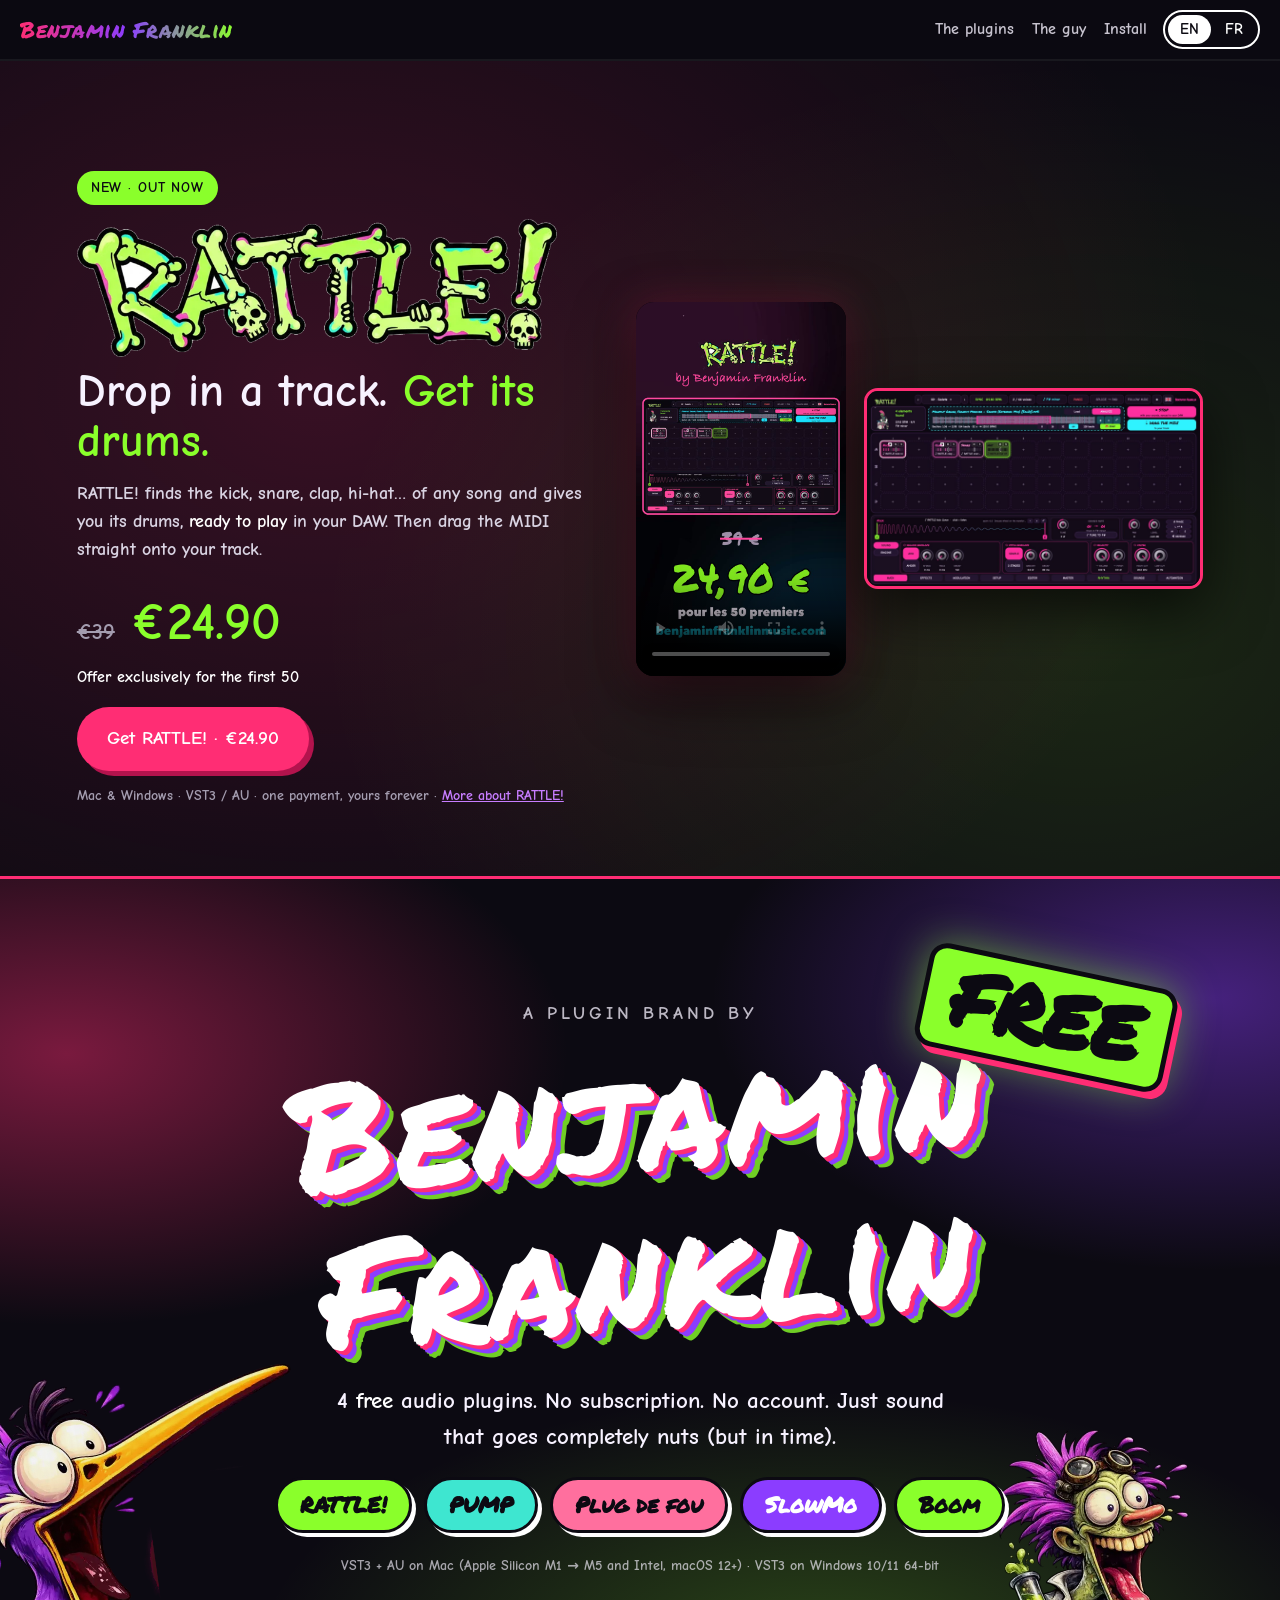
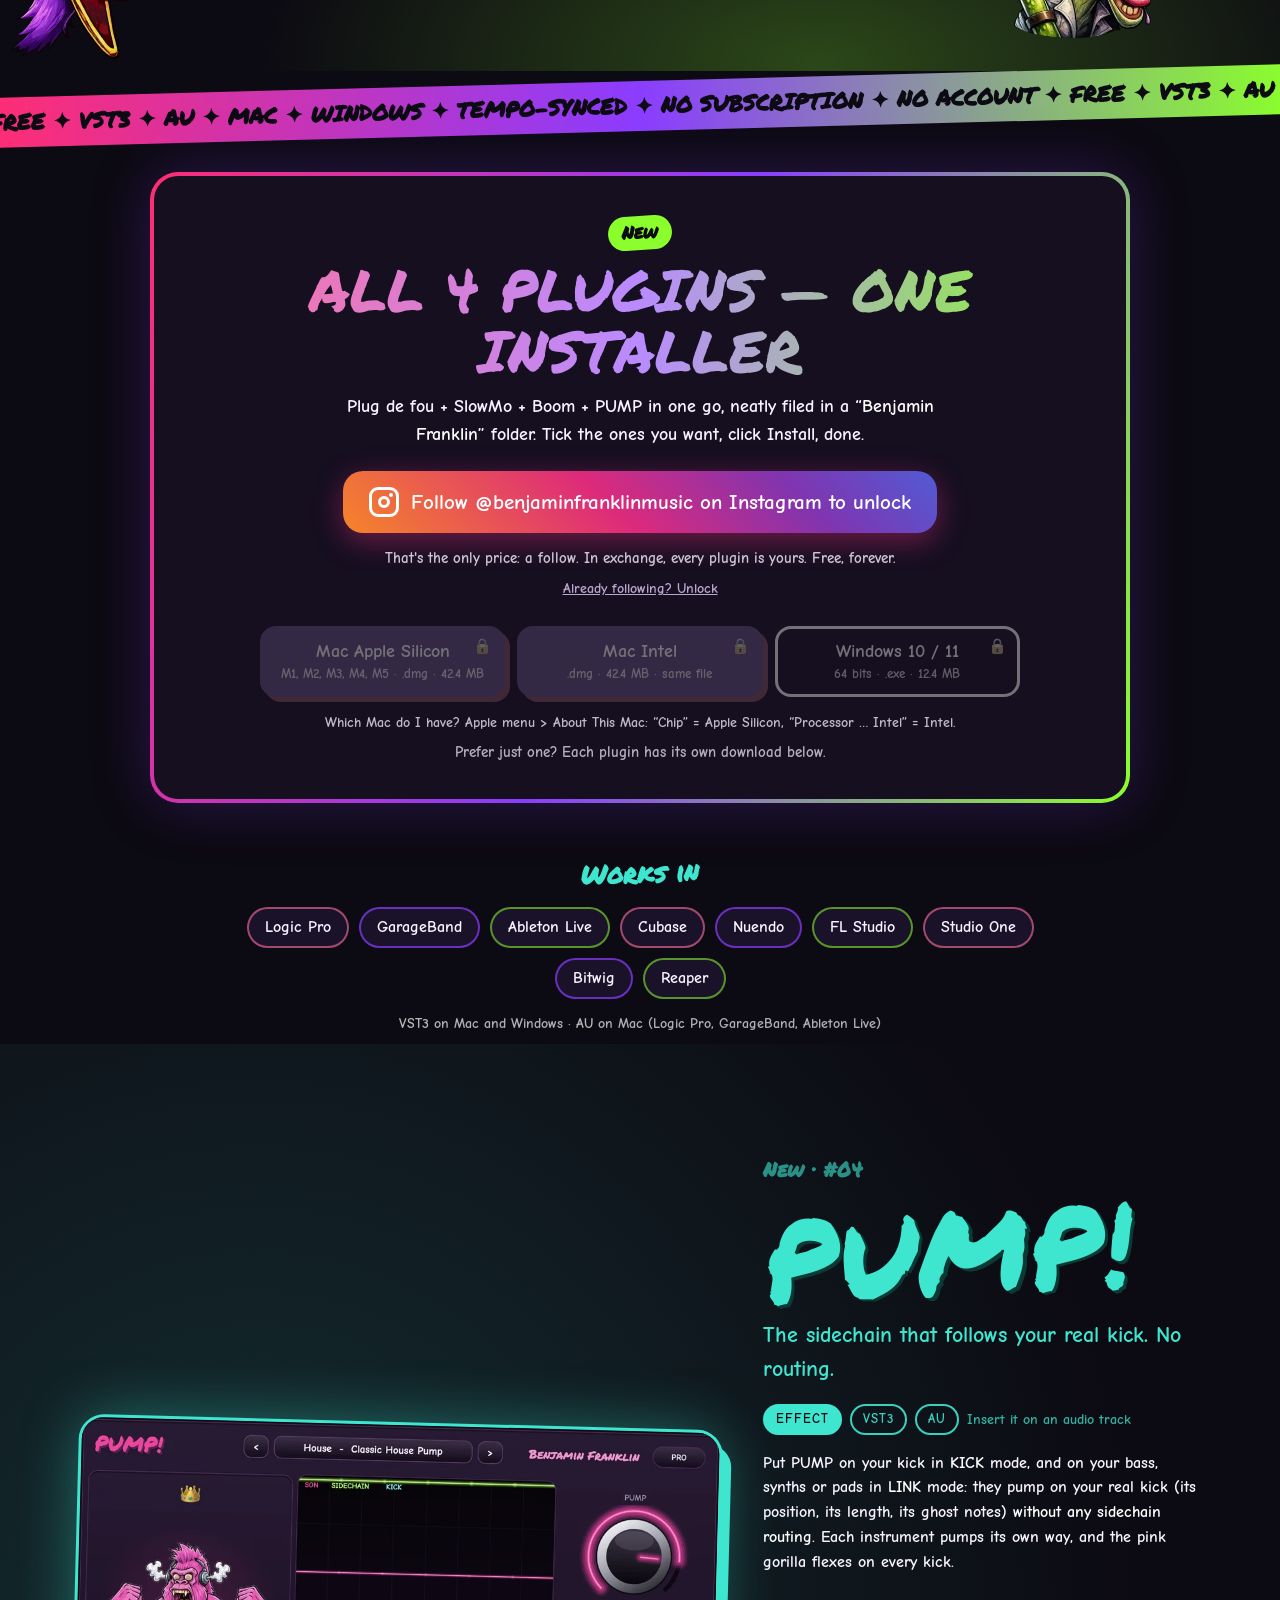
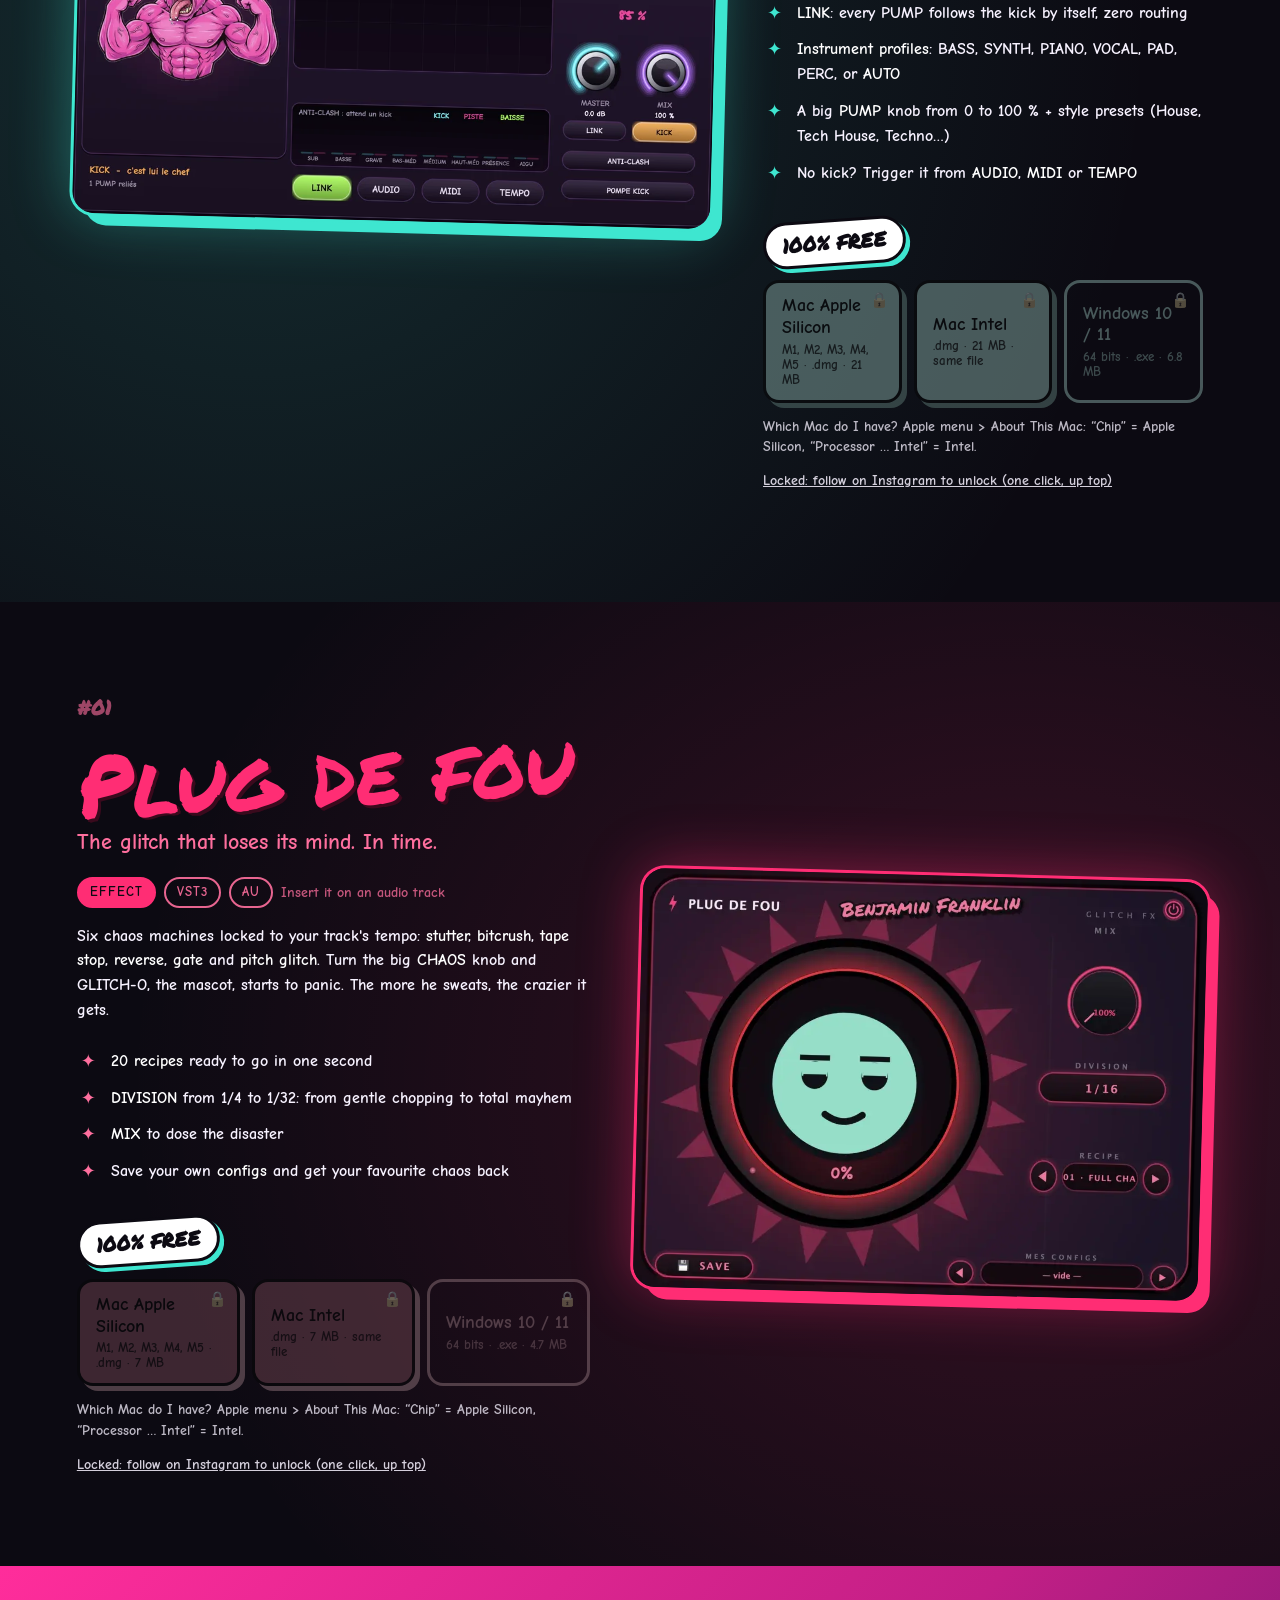
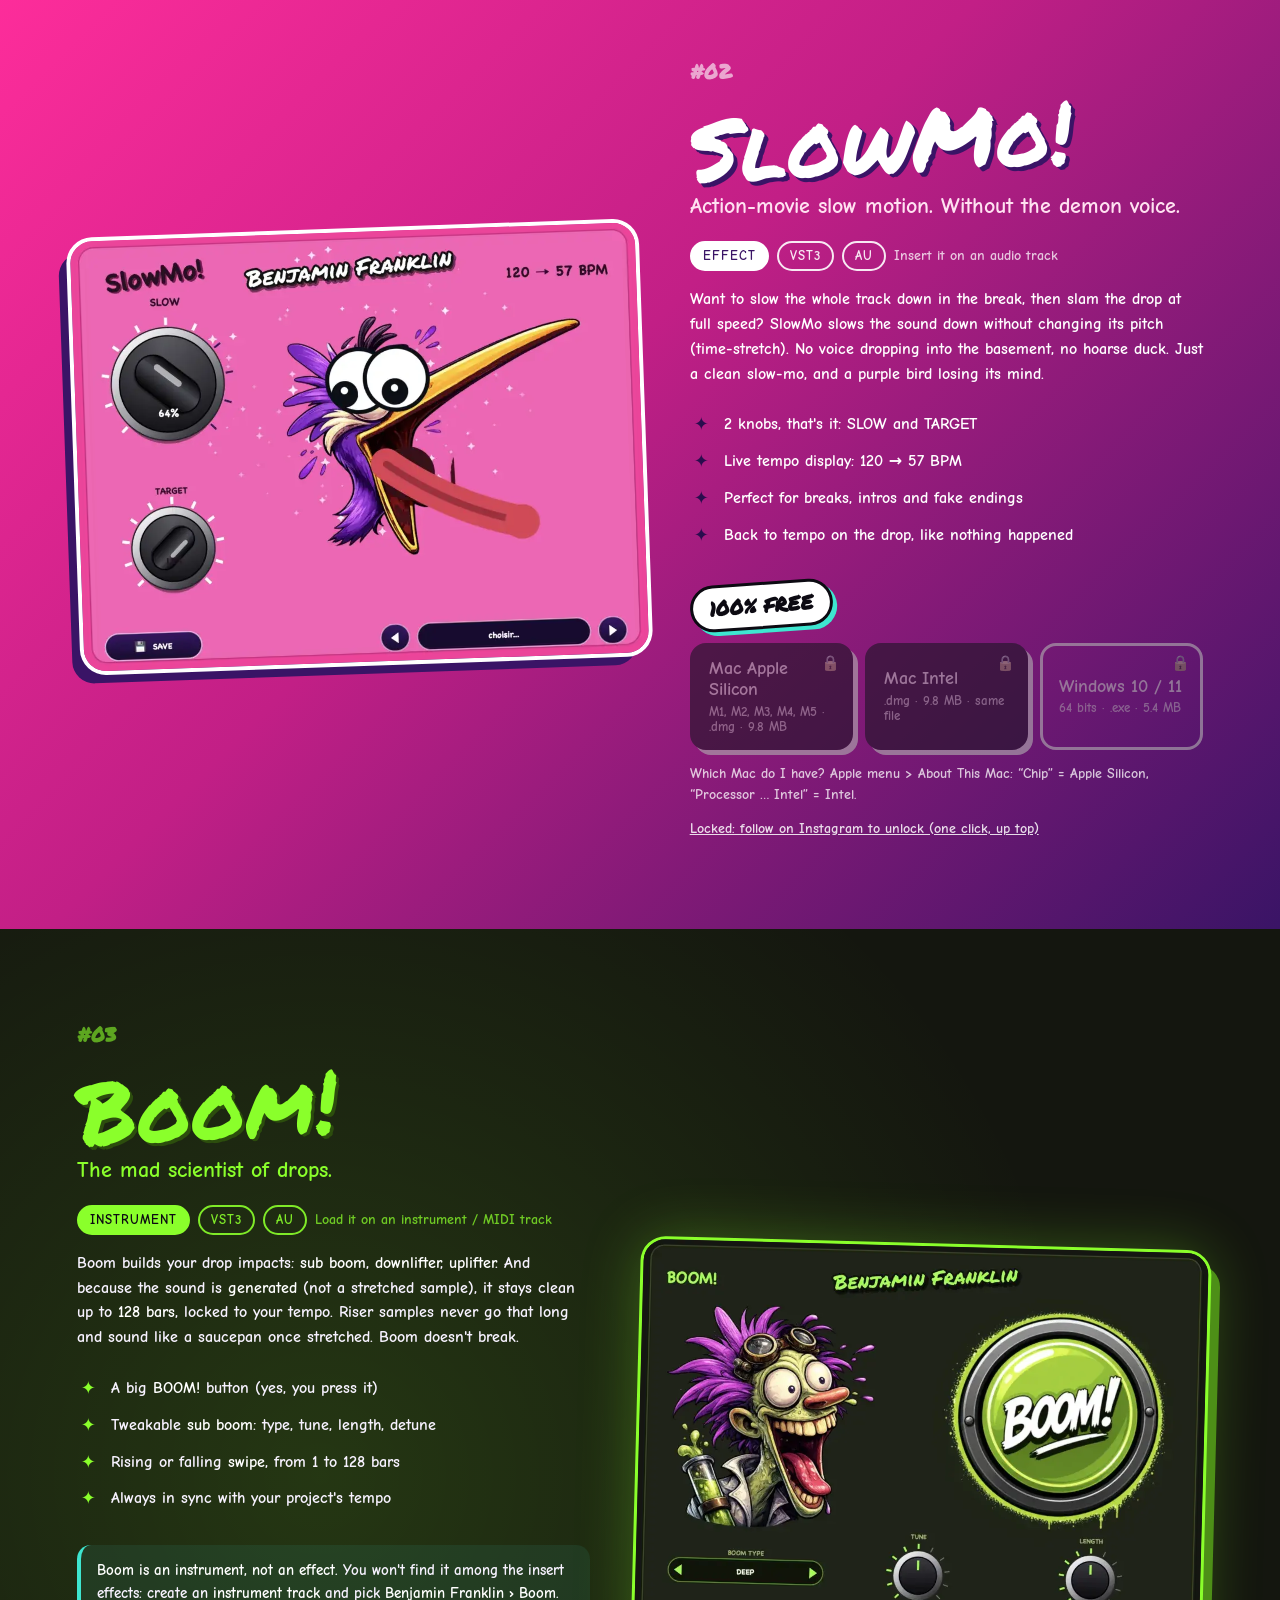
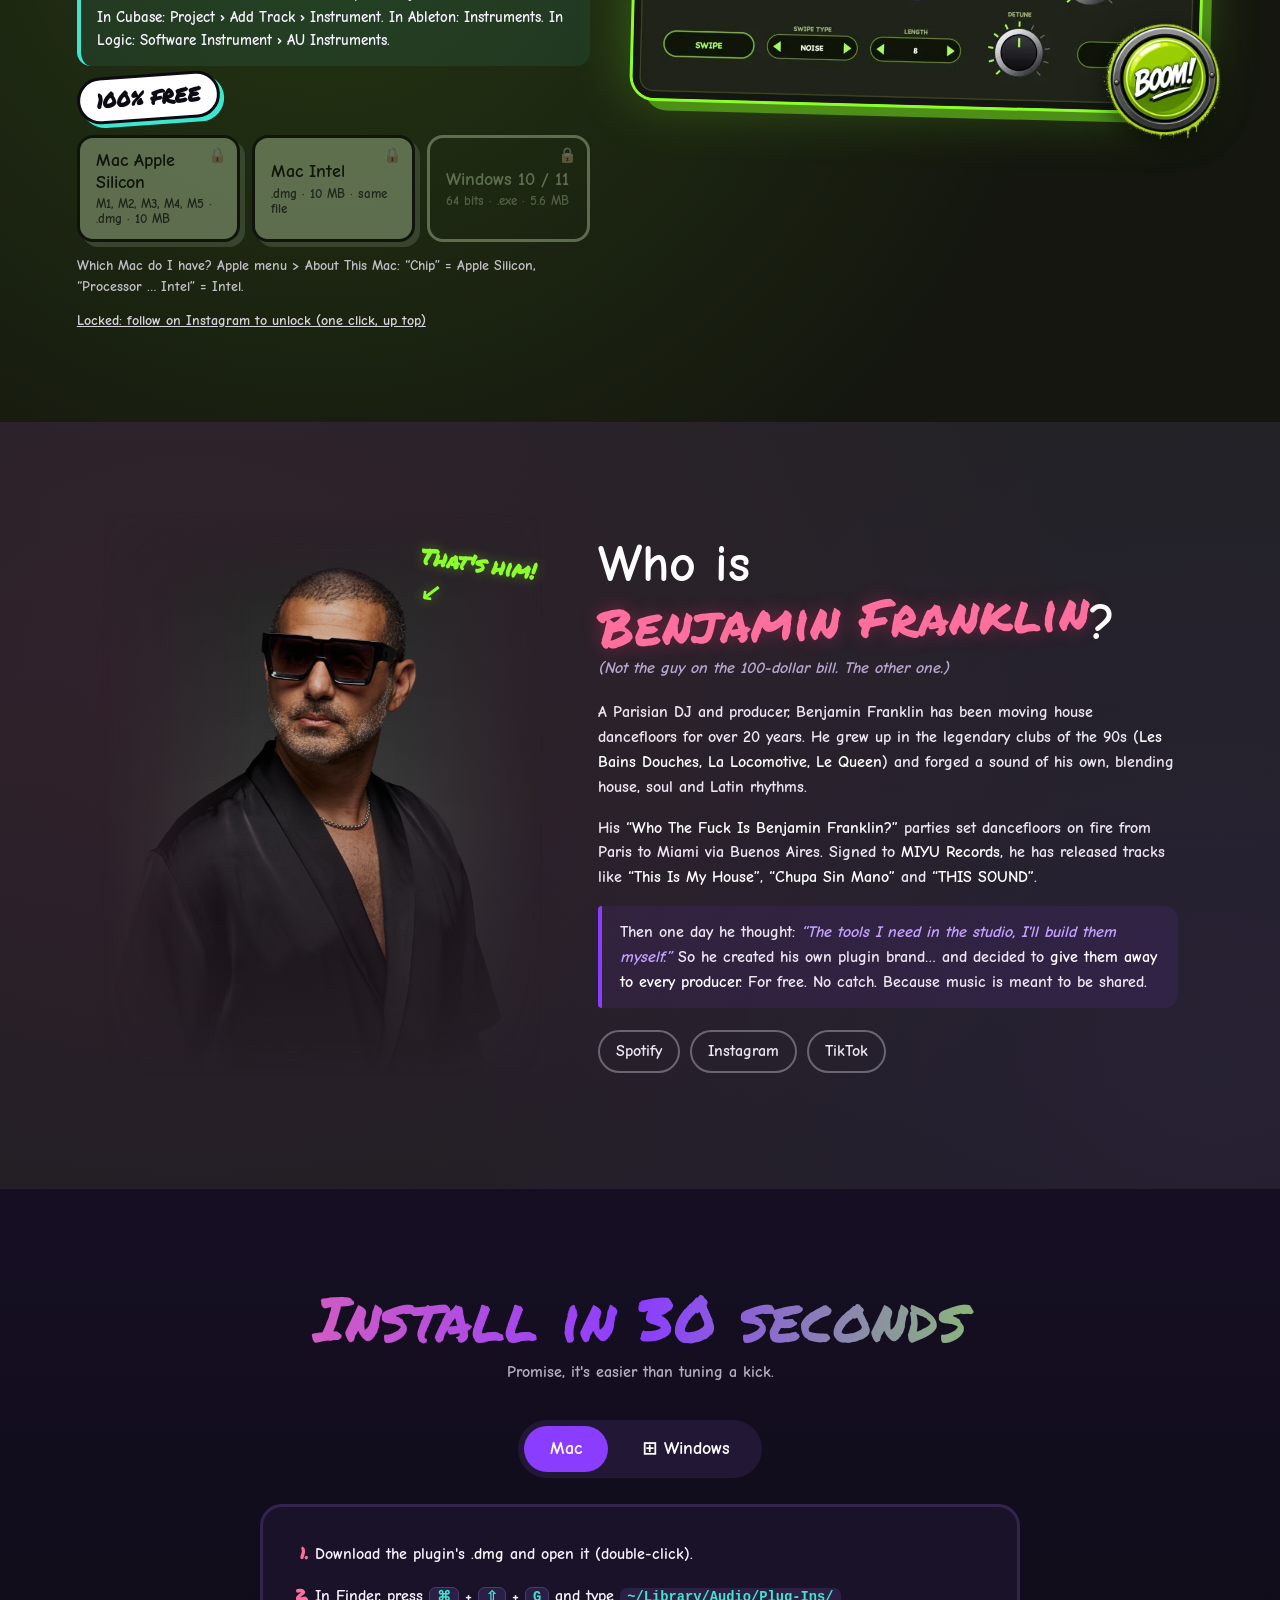
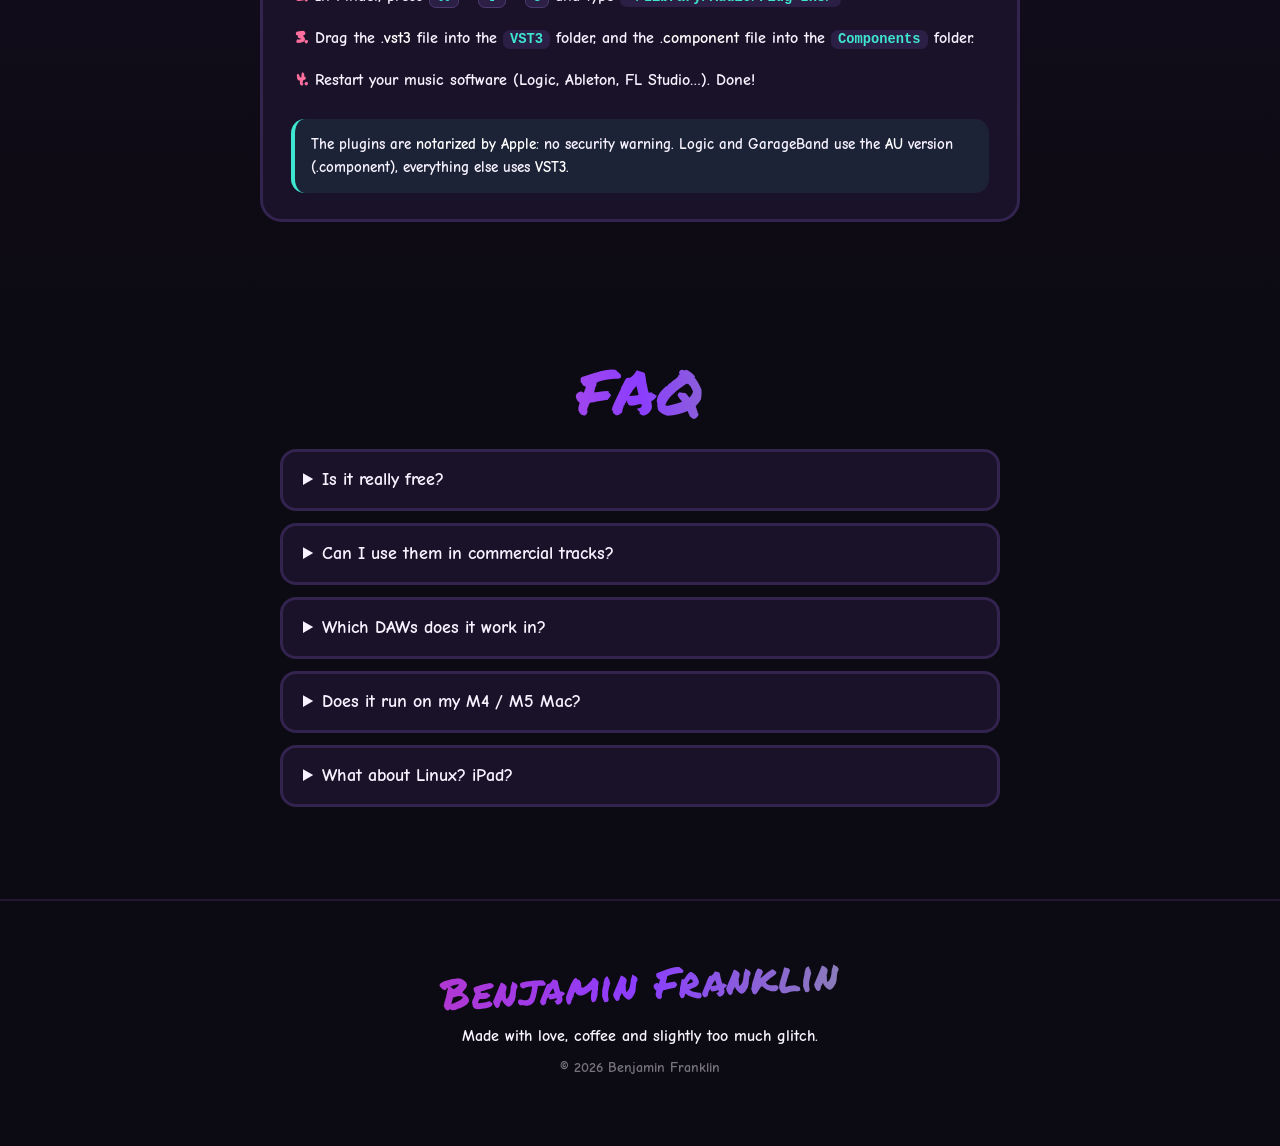
<file: index.html>
<!doctype html>
<html lang="en">
<head>
<meta charset="utf-8">
<meta name="viewport" content="width=device-width, initial-scale=1">
<title>RATTLE! + free plugins by Benjamin Franklin</title>
<meta name="description" content="Free plugins: 4 free audio plugins (VST3 / AU) by Benjamin Franklin: Plug de fou, SlowMo, Boom and PUMP. Mac and Windows.">
<meta name="author" content="Benjamin Franklin">
<meta property="og:title" content="Free plugins by Benjamin Franklin: 4 totally crazy VST3 / AU plugins">
<meta property="og:description" content="Free plugins: glitch, slow-mo, drop booms and linked sidechain. VST3 + AU, Mac and Windows. Free, forever.">
<meta property="og:image" content="https://benjaminfranklinmusic.com/img/rattle-poster.jpg">
<meta name="theme-color" content="#0c0a12">
<link rel="icon" href="img/boombtn.webp">
<link rel="preload" href="fonts/PermanentMarker-Regular.ttf" as="font" type="font/ttf" crossorigin>
<link rel="stylesheet" href="style.css">
<script>try{if(localStorage.getItem("bf-unlocked")!=="1")document.documentElement.classList.add("locked")}catch(e){document.documentElement.classList.add("locked")}</script>
</head>
<body>

<header class="top">
  <a class="tag small" href="#">Benjamin Franklin</a>
  <nav>
    <a href="#plugins" data-i18n="nav.plugins">The plugins</a>
    <a href="#bio" data-i18n="nav.bio">The guy</a>
    <a href="#install" data-i18n="nav.install">Install</a>
  </nav>
  <div class="langsw" role="group" aria-label="Language"><button class="lang on" data-lang="en">EN</button><button class="lang" data-lang="fr">FR</button></div>
</header>

<!-- RATTLE! : le nouveau plugin (payant), en premier -->
<section class="rt" id="rattle">
  <div class="rt-text">
    <p class="rt-new" data-i18n="rt.new">New · out now</p>
    <img class="rt-logo" src="rattle/logo.webp" alt="RATTLE!" width="520">
    <h2 class="rt-h" data-i18n-html="rt.h">Drop in a track. <em>Get its drums.</em></h2>
    <p class="rt-lead" data-i18n-html="rt.lead">RATTLE! finds the kick, snare, clap, hi-hat… of any song and gives you its drums, <b>ready to play</b> in your DAW. Then drag the MIDI straight onto your track.</p>
    <p class="rt-price" data-i18n-html="rt.price"><s>€39</s> <b>€24.90</b></p>
    <p class="rt-offer" data-i18n="rt.offer">Offer exclusively for the first 50</p>
    <a class="rt-buy" href="https://buy.stripe.com/fZu4gydvo7lD2MPcBc2Fa02" data-i18n="rt.buy">Get RATTLE! · €24.90</a>
    <p class="rt-small"><span data-i18n="rt.compat">Mac &amp; Windows · VST3 / AU · one payment, yours forever</span> · <a href="rattle/" data-i18n="rt.more">More about RATTLE!</a></p>
  </div>
  <div class="rt-media">
    <video src="img/rattle-pub.mp4" poster="img/rattle-poster.jpg" controls playsinline preload="metadata"></video>
    <img class="rt-shot" src="img/rattle-plugin.jpg" alt="RATTLE!" loading="lazy">
  </div>
</section>

<section class="hero">
  <div class="hero-bg" aria-hidden="true"></div>
  <p class="kicker" data-i18n="hero.kicker">A plugin brand by</p>
  <div class="title-wrap">
    <h1 class="tag huge glitch" data-text="Benjamin Franklin">Benjamin Franklin</h1>
    <span class="free-stamp" data-i18n="hero.free">FREE</span>
  </div>
  <p class="hero-sub" data-i18n-html="hero.sub">4 <b>free</b> audio plugins. No subscription. No account. Just sound that goes completely nuts (but in time).</p>
  <div class="chips">
    <a class="chip green" href="#rattle">RATTLE!</a>
    <a class="chip cyan" href="#pump">PUMP</a>
    <a class="chip pink" href="#plugdefou">Plug de fou</a>
    <a class="chip violet" href="#slowmo">SlowMo</a>
    <a class="chip green" href="#boom">Boom</a>
  </div>
  <p class="compat" data-i18n="hero.compat">VST3 + AU on Mac (Apple Silicon M1 → M5 and Intel, macOS 12+) · VST3 on Windows 10/11 64-bit</p>
  <div class="mascots" aria-hidden="true">
    <img class="m-bird" src="img/bird.webp" alt="" width="700" height="558">
    <img class="m-sci" src="img/scientist.webp" alt="" width="600" height="411">
  </div>
</section>

<div class="ticker" aria-hidden="true"><div class="ticker-in">
  <span data-i18n="ticker">FREE ✦ VST3 ✦ AU ✦ MAC ✦ WINDOWS ✦ TEMPO-SYNCED ✦ NO SUBSCRIPTION ✦ NO ACCOUNT ✦ </span><span data-i18n="ticker">FREE ✦ VST3 ✦ AU ✦ MAC ✦ WINDOWS ✦ TEMPO-SYNCED ✦ NO SUBSCRIPTION ✦ NO ACCOUNT ✦ </span>
</div></div>

<section class="pack" id="pack">
  <p class="pack-new" data-i18n="pack.new">New</p>
  <h2 class="pack-title" data-i18n="pack.title">All 4 plugins — one installer</h2>
  <p class="pack-sub" data-i18n-html="pack.sub">Plug de fou + SlowMo + Boom + PUMP in one go, neatly filed in a <b>“Benjamin Franklin”</b> folder. Tick the ones you want, click Install, done.</p>
  <div class="gate" id="gate">
    <a class="ig-btn" href="https://instagram.com/benjaminfranklinmusic" target="_blank" rel="noopener" id="igfollow"><span class="ig-ico" aria-hidden="true"></span><span data-i18n-html="gate.btn">Follow <b>@benjaminfranklinmusic</b> on Instagram to unlock</span></a>
    <p class="gate-why" data-i18n="gate.why">That's the only price: a follow. In exchange, every plugin is yours. Free, forever.</p>
    <button class="gate-skip" id="gateskip" data-i18n="gate.skip">Already following? Unlock</button>
  </div>
  <p class="gate-thanks" data-i18n="gate.thanks">Unlocked! Thanks for the follow ♥</p>
  <div class="dl pack-dl">
    <a class="btn" href="https://github.com/djbenjaminfranklin-sketch/benjamin-franklin-plugins-site/releases/download/v1.2.0/Benjamin-Franklin-Plugins-Mac.dmg"><b>Mac Apple Silicon</b><small>M1, M2, M3, M4, M5 · .dmg · <span class="sz" data-fr="42,4 Mo" data-en="42.4 MB">42.4 MB</span></small></a>
    <a class="btn" href="https://github.com/djbenjaminfranklin-sketch/benjamin-franklin-plugins-site/releases/download/v1.2.0/Benjamin-Franklin-Plugins-Mac.dmg"><b>Mac Intel</b><small>.dmg · <span class="sz" data-fr="42,4 Mo" data-en="42.4 MB">42.4 MB</span> · <span data-i18n="dl.same">same file</span></small></a>
    <a class="btn ghost" href="https://github.com/djbenjaminfranklin-sketch/benjamin-franklin-plugins-site/releases/download/v1.2.0/Benjamin-Franklin-Plugins-Windows.exe"><b>Windows 10 / 11</b><small>64 bits · .exe · <span class="sz" data-fr="12,4 Mo" data-en="12.4 MB">12.4 MB</span></small></a>
  </div>
  <p class="whichmac" data-i18n-html="dl.which"><b>Which Mac do I have?</b> Apple menu &gt; About This Mac: “Chip” = Apple Silicon, “Processor … Intel” = Intel.</p>
  <p class="pack-or" data-i18n="pack.or">Prefer just one? Each plugin has its own download below.</p>
</section>

<section class="counter" id="counter" hidden>
  <p class="counter-big"><span id="total">0</span></p>
  <p class="counter-txt" data-i18n="cnt.txt">producers have already downloaded a plugin. What about you?</p>
</section>

<section class="daws">
  <p class="daws-title" data-i18n="daws.title">Works in</p>
  <div class="daws-list"><span>Logic Pro</span><span>GarageBand</span><span>Ableton Live</span><span>Cubase</span><span>Nuendo</span><span>FL Studio</span><span>Studio One</span><span>Bitwig</span><span>Reaper</span></div>
  <p class="daws-note" data-i18n-html="daws.note"><b>VST3</b> on Mac and Windows · <b>AU</b> on Mac (Logic Pro, GarageBand, Ableton Live)</p>
</section>

<main id="plugins">

  <!-- PUMP -->
  <section id="pump" class="plugin p-pump">
    <figure class="p-shot"><img src="img/shot-pump.webp" alt="PUMP" width="1000" height="621" loading="lazy"></figure>
    <div class="p-text">
      <p class="num"><span data-i18n="new">New</span> · #04</p>
      <h2 class="p-title">PUMP!</h2>
      <p class="p-tagline" data-i18n="pump.tag">The sidechain that follows your real kick. No routing.</p>
      <p class="ptype"><span class="pill kind" data-i18n="type.fx">Effect</span><span class="pill">VST3</span><span class="pill">AU</span><span class="ptype-hint" data-i18n="type.fxhint">Insert it on an audio track</span></p>
      <p data-i18n-html="pump.desc">Put PUMP on your kick in <b>KICK</b> mode, and on your bass, synths or pads in <b>LINK</b> mode: they pump on your real kick (its position, its length, its ghost notes) <b>without any sidechain routing</b>. Each instrument pumps its own way, and the pink gorilla flexes on every kick.</p>
      <ul class="feats">
        <li data-i18n-html="pump.f1"><b>LINK</b>: every PUMP follows the kick by itself, zero routing</li>
        <li data-i18n-html="pump.f2"><b>Instrument profiles</b>: BASS, SYNTH, PIANO, VOCAL, PAD, PERC, or <b>AUTO</b></li>
        <li data-i18n-html="pump.f3">A big <b>PUMP</b> knob from 0 to 100 % + style presets (House, Tech House, Techno…)</li>
        <li data-i18n-html="pump.f4">No kick? Trigger it from <b>AUDIO</b>, <b>MIDI</b> or <b>TEMPO</b></li>
      </ul>
      <div class="dl-box">
        <div class="dl-head"><span class="free" data-i18n="free">100% FREE</span><span class="count" data-count="PUMP"></span></div>
        <div class="dl">
          <a class="btn" href="https://github.com/djbenjaminfranklin-sketch/benjamin-franklin-plugins-site/releases/download/v1.2.0/PUMP-Mac.dmg"><b>Mac Apple Silicon</b><small>M1, M2, M3, M4, M5 · .dmg · <span class="sz" data-fr="21 Mo" data-en="21 MB">21 MB</span></small></a>
          <a class="btn" href="https://github.com/djbenjaminfranklin-sketch/benjamin-franklin-plugins-site/releases/download/v1.2.0/PUMP-Mac.dmg"><b>Mac Intel</b><small>.dmg · <span class="sz" data-fr="21 Mo" data-en="21 MB">21 MB</span> · <span data-i18n="dl.same">same file</span></small></a>
          <a class="btn ghost" href="https://github.com/djbenjaminfranklin-sketch/benjamin-franklin-plugins-site/releases/download/v1.2.0/PUMP-Windows.exe"><b>Windows 10 / 11</b><small>64 bits · .exe · <span class="sz" data-fr="6,8 Mo" data-en="6.8 MB">6.8 MB</span></small></a>
        </div>
        <p class="whichmac" data-i18n-html="dl.which"><b>Which Mac do I have?</b> Apple menu &gt; About This Mac: “Chip” = Apple Silicon, “Processor … Intel” = Intel.</p>
        <button class="lock-note" data-i18n="gate.note">Locked: follow on Instagram to unlock (one click, up top)</button>
      </div>
    </div>
  </section>

  <!-- PLUG DE FOU -->
  <section id="plugdefou" class="plugin p-fou">
    <div class="p-text">
      <p class="num">#01</p>
      <h2 class="p-title">Plug de fou</h2>
      <p class="p-tagline" data-i18n="fou.tag">The glitch that loses its mind. In time.</p>
      <p class="ptype"><span class="pill kind" data-i18n="type.fx">Effect</span><span class="pill">VST3</span><span class="pill">AU</span><span class="ptype-hint" data-i18n="type.fxhint">Insert it on an audio track</span></p>
      <p data-i18n-html="fou.desc">Six chaos machines locked to your track's tempo: <b>stutter</b>, <b>bitcrush</b>, <b>tape stop</b>, <b>reverse</b>, <b>gate</b> and <b>pitch glitch</b>. Turn the big <b>CHAOS</b> knob and GLITCH-O, the mascot, starts to panic. The more he sweats, the crazier it gets.</p>
      <ul class="feats">
        <li data-i18n-html="fou.f1"><b>20 recipes</b> ready to go in one second</li>
        <li data-i18n-html="fou.f2"><b>DIVISION</b> from 1/4 to 1/32: from gentle chopping to total mayhem</li>
        <li data-i18n-html="fou.f3"><b>MIX</b> to dose the disaster</li>
        <li data-i18n-html="fou.f4">Save your own <b>configs</b> and get your favourite chaos back</li>
      </ul>
      <div class="dl-box">
        <div class="dl-head"><span class="free" data-i18n="free">100% FREE</span><span class="count" data-count="Plug-de-fou"></span></div>
        <div class="dl">
          <a class="btn" href="https://github.com/djbenjaminfranklin-sketch/benjamin-franklin-plugins-site/releases/download/v1.1.0/Plug-de-fou-Mac.dmg"><b>Mac Apple Silicon</b><small>M1, M2, M3, M4, M5 · .dmg · <span class="sz" data-fr="7 Mo" data-en="7 MB">7 MB</span></small></a>
          <a class="btn" href="https://github.com/djbenjaminfranklin-sketch/benjamin-franklin-plugins-site/releases/download/v1.1.0/Plug-de-fou-Mac.dmg"><b>Mac Intel</b><small>.dmg · <span class="sz" data-fr="7 Mo" data-en="7 MB">7 MB</span> · <span data-i18n="dl.same">same file</span></small></a>
          <a class="btn ghost" href="https://github.com/djbenjaminfranklin-sketch/benjamin-franklin-plugins-site/releases/download/v1.1.1/Plug-de-fou-Windows.exe"><b>Windows 10 / 11</b><small>64 bits · .exe · <span class="sz" data-fr="4,7 Mo" data-en="4.7 MB">4.7 MB</span></small></a>
        </div>
        <p class="whichmac" data-i18n-html="dl.which"><b>Which Mac do I have?</b> Apple menu &gt; About This Mac: “Chip” = Apple Silicon, “Processor … Intel” = Intel.</p>
        <button class="lock-note" data-i18n="gate.note">Locked: follow on Instagram to unlock (one click, up top)</button>
      </div>
    </div>
    <figure class="p-shot"><img src="img/shot-plugdefou.webp" alt="Plug de fou" width="1000" height="740" loading="lazy"></figure>
  </section>

  <!-- SLOWMO -->
  <section id="slowmo" class="plugin p-slow">
    <figure class="p-shot"><img src="img/shot-slowmo.webp" alt="SlowMo" width="1000" height="762" loading="lazy"></figure>
    <div class="p-text">
      <p class="num">#02</p>
      <h2 class="p-title">SlowMo!</h2>
      <p class="p-tagline" data-i18n="slow.tag">Action-movie slow motion. Without the demon voice.</p>
      <p class="ptype"><span class="pill kind" data-i18n="type.fx">Effect</span><span class="pill">VST3</span><span class="pill">AU</span><span class="ptype-hint" data-i18n="type.fxhint">Insert it on an audio track</span></p>
      <p data-i18n-html="slow.desc">Want to slow the whole track down in the break, then slam the drop at full speed? SlowMo slows the sound down <b>without changing its pitch</b> (time-stretch). No voice dropping into the basement, no hoarse duck. Just a clean slow-mo, and a purple bird losing its mind.</p>
      <ul class="feats">
        <li data-i18n-html="slow.f1"><b>2 knobs</b>, that's it: <b>SLOW</b> and <b>TARGET</b></li>
        <li data-i18n-html="slow.f2">Live tempo display: <b>120 → 57 BPM</b></li>
        <li data-i18n-html="slow.f3">Perfect for breaks, intros and fake endings</li>
        <li data-i18n-html="slow.f4">Back to tempo on the drop, like nothing happened</li>
      </ul>
      <div class="dl-box">
        <div class="dl-head"><span class="free" data-i18n="free">100% FREE</span><span class="count" data-count="SlowMo"></span></div>
        <div class="dl">
          <a class="btn" href="https://github.com/djbenjaminfranklin-sketch/benjamin-franklin-plugins-site/releases/download/v1.1.0/SlowMo-Mac.dmg"><b>Mac Apple Silicon</b><small>M1, M2, M3, M4, M5 · .dmg · <span class="sz" data-fr="9,8 Mo" data-en="9.8 MB">9.8 MB</span></small></a>
          <a class="btn" href="https://github.com/djbenjaminfranklin-sketch/benjamin-franklin-plugins-site/releases/download/v1.1.0/SlowMo-Mac.dmg"><b>Mac Intel</b><small>.dmg · <span class="sz" data-fr="9,8 Mo" data-en="9.8 MB">9.8 MB</span> · <span data-i18n="dl.same">same file</span></small></a>
          <a class="btn ghost" href="https://github.com/djbenjaminfranklin-sketch/benjamin-franklin-plugins-site/releases/download/v1.1.1/SlowMo-Windows.exe"><b>Windows 10 / 11</b><small>64 bits · .exe · <span class="sz" data-fr="5,4 Mo" data-en="5.4 MB">5.4 MB</span></small></a>
        </div>
        <p class="whichmac" data-i18n-html="dl.which"><b>Which Mac do I have?</b> Apple menu &gt; About This Mac: “Chip” = Apple Silicon, “Processor … Intel” = Intel.</p>
        <button class="lock-note" data-i18n="gate.note">Locked: follow on Instagram to unlock (one click, up top)</button>
      </div>
    </div>
  </section>

  <!-- BOOM -->
  <section id="boom" class="plugin p-boom">
    <div class="p-text">
      <p class="num">#03</p>
      <h2 class="p-title">Boom!</h2>
      <p class="p-tagline" data-i18n="boom.tag">The mad scientist of drops.</p>
      <p class="ptype"><span class="pill kind" data-i18n="type.inst">Instrument</span><span class="pill">VST3</span><span class="pill">AU</span><span class="ptype-hint" data-i18n="type.insthint">Load it on an instrument / MIDI track</span></p>
      <p data-i18n-html="boom.desc">Boom builds your drop impacts: <b>sub boom</b>, <b>downlifter</b>, <b>uplifter</b>. And because the sound is <b>generated</b> (not a stretched sample), it stays clean up to <b>128 bars</b>, locked to your tempo. Riser samples never go that long and sound like a saucepan once stretched. Boom doesn't break.</p>
      <ul class="feats">
        <li data-i18n-html="boom.f1">A big <b>BOOM!</b> button (yes, you press it)</li>
        <li data-i18n-html="boom.f2">Tweakable <b>sub boom</b>: type, tune, length, detune</li>
        <li data-i18n-html="boom.f3">Rising or falling <b>swipe</b>, from 1 to 128 bars</li>
        <li data-i18n-html="boom.f4">Always in sync with your project's tempo</li>
      </ul>
      <p class="note" data-i18n-html="boom.inst"><b>Boom is an instrument, not an effect.</b> You won't find it among the insert effects: create an <b>instrument track</b> and pick <b>Benjamin Franklin › Boom</b>. In Cubase: Project › Add Track › Instrument. In Ableton: Instruments. In Logic: Software Instrument › AU Instruments.</p>
      <div class="dl-box">
        <div class="dl-head"><span class="free" data-i18n="free">100% FREE</span><span class="count" data-count="Boom"></span></div>
        <div class="dl">
          <a class="btn" href="https://github.com/djbenjaminfranklin-sketch/benjamin-franklin-plugins-site/releases/download/v1.1.0/Boom-Mac.dmg"><b>Mac Apple Silicon</b><small>M1, M2, M3, M4, M5 · .dmg · <span class="sz" data-fr="10 Mo" data-en="10 MB">10 MB</span></small></a>
          <a class="btn" href="https://github.com/djbenjaminfranklin-sketch/benjamin-franklin-plugins-site/releases/download/v1.1.0/Boom-Mac.dmg"><b>Mac Intel</b><small>.dmg · <span class="sz" data-fr="10 Mo" data-en="10 MB">10 MB</span> · <span data-i18n="dl.same">same file</span></small></a>
          <a class="btn ghost" href="https://github.com/djbenjaminfranklin-sketch/benjamin-franklin-plugins-site/releases/download/v1.1.1/Boom-Windows.exe"><b>Windows 10 / 11</b><small>64 bits · .exe · <span class="sz" data-fr="5,6 Mo" data-en="5.6 MB">5.6 MB</span></small></a>
        </div>
        <p class="whichmac" data-i18n-html="dl.which"><b>Which Mac do I have?</b> Apple menu &gt; About This Mac: “Chip” = Apple Silicon, “Processor … Intel” = Intel.</p>
        <button class="lock-note" data-i18n="gate.note">Locked: follow on Instagram to unlock (one click, up top)</button>
      </div>
    </div>
    <figure class="p-shot">
      <img src="img/shot-boom.webp" alt="Boom" width="1000" height="814" loading="lazy">
      <button class="boombtn" id="boombtn" aria-label="BOOM"><img src="img/boombtn.webp" alt="" width="300" height="295"></button>
    </figure>
  </section>

</main>

<section id="bio" class="bio">
  <div class="bio-photo">
    <img src="img/benjamin.jpg" alt="Benjamin Franklin" width="750" height="1000" loading="lazy">
    <span class="sticker" data-i18n="bio.sticker">That's him!</span>
  </div>
  <div class="bio-text">
    <h2><span data-i18n="bio.title">Who is</span> <span class="nowrap"><span class="tag">Benjamin Franklin</span><span data-i18n="bio.q">?</span></span></h2>
    <p class="nope" data-i18n="bio.nope">(Not the guy on the 100-dollar bill. The other one.)</p>
    <p data-i18n-html="bio.p1">A Parisian DJ and producer, Benjamin Franklin has been moving house dancefloors for over 20 years. He grew up in the legendary clubs of the 90s (<b>Les Bains Douches, La Locomotive, Le Queen</b>) and forged a sound of his own, blending house, soul and Latin rhythms.</p>
    <p data-i18n-html="bio.p2">His <b>“Who The Fuck Is Benjamin Franklin?”</b> parties set dancefloors on fire from Paris to Miami via Buenos Aires. Signed to <b>MIYU Records</b>, he has released tracks like <b>“This Is My House”</b>, <b>“Chupa Sin Mano”</b> and <b>“THIS SOUND”</b>.</p>
    <p class="why" data-i18n-html="bio.p3">Then one day he thought: <i>“The tools I need in the studio, I'll build them myself.”</i> So he created his own plugin brand… and decided to <b>give them away to every producer</b>. For free. No catch. Because music is meant to be shared.</p>
    <div class="socials">
      <a href="https://open.spotify.com/artist/7GALLXYUZiyfa1gYGMJOHU" target="_blank" rel="noopener">Spotify</a>
      <a href="https://instagram.com/benjaminfranklinmusic" target="_blank" rel="noopener">Instagram</a>
      <a href="https://tiktok.com/@benjamin.franklin2153" target="_blank" rel="noopener">TikTok</a>
    </div>
  </div>
</section>

<section id="install" class="install">
  <h2 data-i18n="inst.title">Install in 30 seconds</h2>
  <p class="inst-sub" data-i18n="inst.sub">Promise, it's easier than tuning a kick.</p>
  <div class="tabs" role="tablist">
    <button class="tab on" data-tab="mac" role="tab">Mac</button>
    <button class="tab" data-tab="win" role="tab">⊞ Windows</button>
  </div>
  <div class="panel on" id="tab-mac">
    <ol>
      <li data-i18n-html="mac.1">Download the plugin's <b>.dmg</b> and open it (double-click).</li>
      <li data-i18n-html="mac.2">In Finder, press <kbd>⌘</kbd> + <kbd>⇧</kbd> + <kbd>G</kbd> and type <code>~/Library/Audio/Plug-Ins/</code></li>
      <li data-i18n-html="mac.3">Drag the <b>.vst3</b> file into the <code>VST3</code> folder, and the <b>.component</b> file into the <code>Components</code> folder.</li>
      <li data-i18n-html="mac.4">Restart your music software (Logic, Ableton, FL Studio…). Done!</li>
    </ol>
    <p class="note" data-i18n-html="mac.note">The plugins are <b>notarized by Apple</b>: no security warning. Logic and GarageBand use the <b>AU</b> version (.component), everything else uses <b>VST3</b>.</p>
  </div>
  <div class="panel" id="tab-win">
    <ol>
      <li data-i18n-html="win.1">Download the plugin's <b>.exe</b> installer and run it.</li>
      <li data-i18n-html="win.2">Windows may show <b>“Windows protected your PC”</b>: click <b>More info</b> → <b>Run anyway</b>.</li>
      <li data-i18n-html="win.3">Click <b>Next</b> all the way. The plugin installs itself into <code>C:\Program Files\Common Files\VST3</code>.</li>
      <li data-i18n-html="win.4">Restart your music software (Ableton, FL Studio, Cubase, Reaper…). Done!</li>
    </ol>
    <p class="note" data-i18n-html="win.note">Why the warning? The installer isn't digitally signed yet (it costs a fortune). The file is safe: it comes straight from here.</p>
  </div>
</section>

<section class="faq">
  <h2>FAQ</h2>
  <details><summary data-i18n="faq.q1">Is it really free?</summary><p data-i18n="faq.a1">Yes. No subscription, no account, no email to hand over, no hidden “pro” version. Download, produce.</p></details>
  <details><summary data-i18n="faq.q2">Can I use them in commercial tracks?</summary><p data-i18n="faq.a2">Yes. Use them on anything you release, sell or stream — no royalties, no credit required, no restrictions. (A shout-out is always appreciated!)</p></details>
  <details><summary data-i18n="faq.q5">Which DAWs does it work in?</summary><p data-i18n-html="faq.a5">Logic Pro and GarageBand (Mac, AU), plus Ableton Live, Cubase, Nuendo, FL Studio, Studio One, Bitwig and Reaper (Mac and Windows, VST3; Ableton also in AU on Mac). Plug de fou, SlowMo and PUMP are <b>effects</b> (insert them on an audio track); Boom is an <b>instrument</b> (load it on an instrument / MIDI track). Pro Tools? Not yet — it needs the AAX format.</p></details>
  <details><summary data-i18n="faq.q3">Does it run on my M4 / M5 Mac?</summary><p data-i18n="faq.a3">Yes: Apple Silicon (M1 to M5) and Intel Macs, macOS 12 and up.</p></details>
  <details><summary data-i18n="faq.q4">What about Linux? iPad?</summary><p data-i18n="faq.a4">Not for now. Mac and Windows only.</p></details>
</section>

<footer>
  <p class="tag big">Benjamin Franklin</p>
  <p data-i18n="foot.made">Made with love, coffee and slightly too much glitch.</p>
  <p class="copy">© 2026 Benjamin Franklin</p>
</footer>

<script src="counts.js"></script>
<script src="main.js"></script>
</body>
</html>
</file>
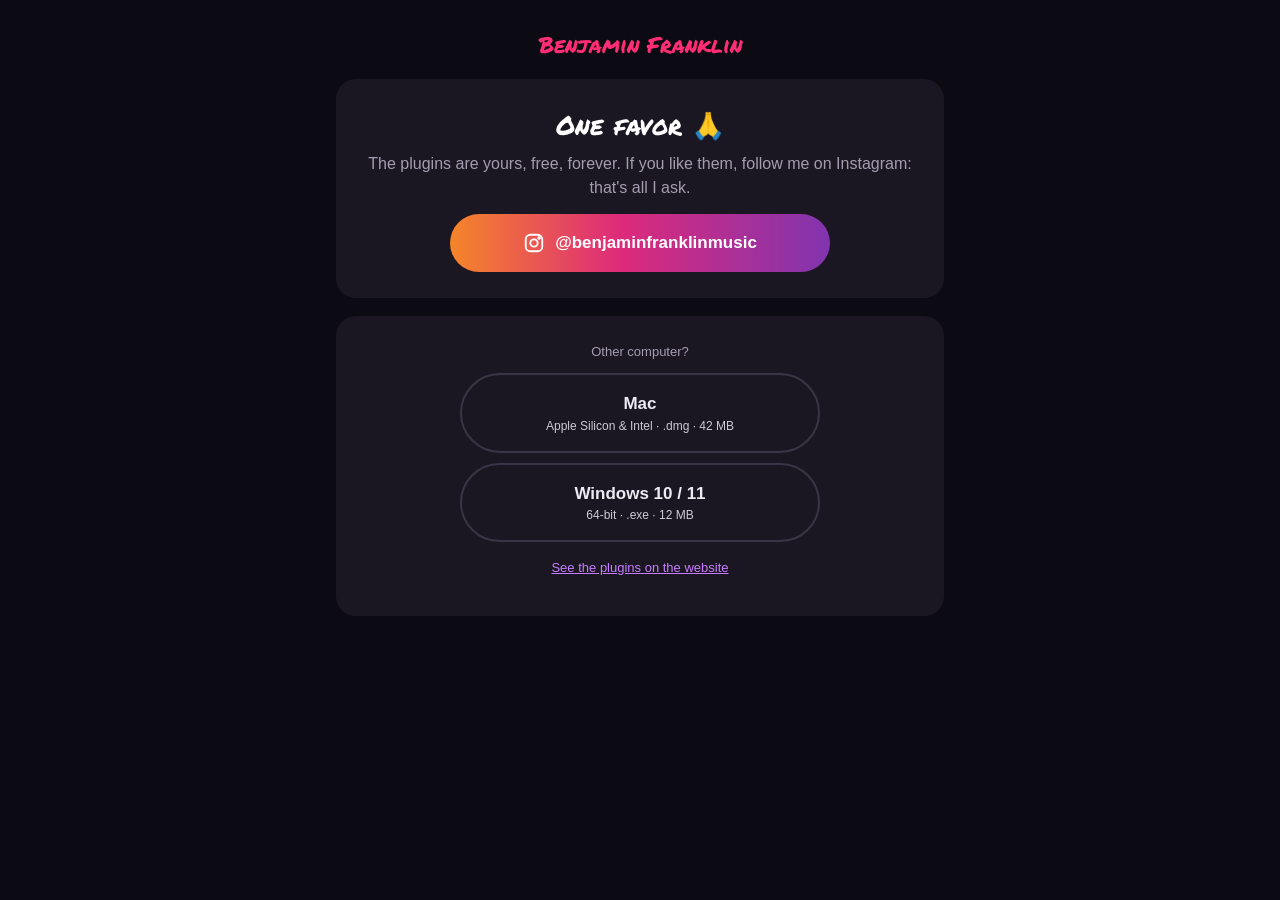
<file: download/index.html>
<!doctype html>
<html lang="en">
<head>
<meta charset="utf-8">
<meta name="viewport" content="width=device-width, initial-scale=1">
<title>Download: 4 free plugins by Benjamin Franklin</title>
<meta name="description" content="Your free plugins by Benjamin Franklin: Plug de fou, SlowMo, Boom and PUMP. Mac and Windows.">
<meta name="robots" content="noindex">
<meta name="theme-color" content="#0c0a12">
<link rel="icon" href="/img/boombtn.webp">
<style>
@font-face { font-family: "Marker"; src: url("/fonts/PermanentMarker-Regular.ttf") format("truetype"); font-display: swap; }
:root { --bg: #0c0a12; --card: #1a1722; --txt: #eeeaf2; --mute: #a49db0; --pink: #ff2d74; --violet: #c77dff; --green: #8aff2b; }
* { box-sizing: border-box; }
body { margin: 0; background: var(--bg); color: var(--txt); font-family: -apple-system, BlinkMacSystemFont, "Segoe UI", Helvetica, Arial, sans-serif; line-height: 1.5; }
.wrap { max-width: 640px; margin: 0 auto; padding: 28px 16px 48px; }
.brand { font-family: "Marker", cursive; font-size: 22px; color: var(--pink); text-align: center; margin: 0 0 18px; }
.card { background: var(--card); border-radius: 20px; padding: 26px 22px; margin: 0 0 18px; text-align: center; }
h1 { font-size: 30px; line-height: 1.15; margin: 0 0 10px; }
.ok { display: inline-flex; width: 56px; height: 56px; border-radius: 50%; background: var(--green); color: #0c0a12; font-size: 30px; font-weight: 900; align-items: center; justify-content: center; margin: 0 0 14px; }
p { margin: 0 0 12px; color: var(--mute); }
p b { color: var(--txt); }
.btn { display: block; background: var(--pink); color: #fff; text-decoration: none; font-weight: 800; font-size: 17px; padding: 16px 20px; border-radius: 40px; margin: 10px auto 0; max-width: 360px; }
.btn small { display: block; font-weight: 500; font-size: 12px; opacity: .85; }
.btn.ghost { background: transparent; border: 2px solid #3a3546; color: var(--txt); }
.ig { display: flex; align-items: center; justify-content: center; gap: 10px; background: linear-gradient(90deg, #f58529, #dd2a7b 45%, #8134af); color: #fff; text-decoration: none; font-weight: 800; font-size: 17px; padding: 16px 20px; border-radius: 40px; max-width: 380px; margin: 14px auto 0; }
.ig svg { width: 22px; height: 22px; flex: none; }
.big { font-family: "Marker", cursive; font-size: 26px; color: #fff; margin: 0 0 8px; }
ol { text-align: left; margin: 8px auto 0; padding-left: 22px; max-width: 460px; color: var(--mute); }
ol li { margin: 0 0 8px; }
ol b { color: var(--txt); }
.small { font-size: 13px; }
a.lnk { color: var(--violet); }
.copy { background: none; border: 0; color: var(--violet); text-decoration: underline; font: inherit; cursor: pointer; padding: 0; }
[hidden] { display: none !important; }
</style>
</head>
<body>
<div class="wrap">
  <p class="brand">Benjamin Franklin</p>

  <!-- ordinateur : téléchargement lancé automatiquement -->
  <section class="card" id="desk" hidden>
    <div class="ok">✓</div>
    <h1 data-t="dl.title">Your download has started</h1>
    <p data-t="dl.sub" data-html>Plug de fou + SlowMo + Boom + PUMP, all in one installer for <b id="osname">your computer</b>.</p>
    <p class="small"><span data-t="dl.again">Nothing happened?</span> <a class="lnk" id="again" href="#" data-t="dl.click">Click here</a></p>
  </section>

  <!-- téléphone : les plugins s'installent sur un ordinateur -->
  <section class="card" id="phone" hidden>
    <h1 data-t="ph.title">Open this on your computer</h1>
    <p data-t="ph.sub" data-html>Plugins install on a <b>Mac or Windows PC</b>, not on a phone. Open the email again on your computer, or copy this link: <b>benjaminfranklinmusic.com/download</b></p>
    <p><button class="copy" id="copy" data-t="ph.copy">Copy the link</button></p>
  </section>

  <section class="card">
    <p class="big" data-t="ig.title">One favor 🙏</p>
    <p data-t="ig.sub">The plugins are yours, free, forever. If you like them, follow me on Instagram: that's all I ask.</p>
    <a class="ig" id="igbtn" href="https://instagram.com/benjaminfranklinmusic" target="_blank" rel="noopener"><svg viewBox="0 0 24 24" fill="none" stroke="currentColor" stroke-width="2" aria-hidden="true"><rect x="3" y="3" width="18" height="18" rx="5"/><circle cx="12" cy="12" r="4"/><circle cx="17.5" cy="6.5" r="1" fill="currentColor"/></svg><span>@benjaminfranklinmusic</span></a>
  </section>

  <section class="card" id="steps-mac" hidden>
    <p class="big" data-t="in.title">Install in 30 seconds</p>
    <ol>
      <li data-t="mac.1" data-html>Open the <b>.dmg</b> you just downloaded (double-click).</li>
      <li data-t="mac.2" data-html>Run the installer, tick the plugins you want, click <b>Install</b>.</li>
      <li data-t="mac.3" data-html>Restart your music software. <b>Boom</b> is an instrument: load it on an instrument track.</li>
    </ol>
  </section>

  <section class="card" id="steps-win" hidden>
    <p class="big" data-t="in.title">Install in 30 seconds</p>
    <ol>
      <li data-t="win.1" data-html>Run the <b>.exe</b> you just downloaded.</li>
      <li data-t="win.2" data-html>If Windows says <b>“Windows protected your PC”</b>: <b>More info</b> → <b>Run anyway</b>.</li>
      <li data-t="win.3" data-html>Click <b>Next</b> to the end, then restart your music software. <b>Boom</b> is an instrument: load it on an instrument track.</li>
    </ol>
  </section>

  <section class="card" id="others">
    <p data-t="ot.title" class="small">Other computer?</p>
    <a class="btn ghost" id="b-mac" href="https://github.com/djbenjaminfranklin-sketch/benjamin-franklin-plugins-site/releases/download/v1.2.0/Benjamin-Franklin-Plugins-Mac.dmg">Mac<small>Apple Silicon &amp; Intel · .dmg · 42 MB</small></a>
    <a class="btn ghost" id="b-win" href="https://github.com/djbenjaminfranklin-sketch/benjamin-franklin-plugins-site/releases/download/v1.2.0/Benjamin-Franklin-Plugins-Windows.exe">Windows 10 / 11<small>64-bit · .exe · 12 MB</small></a>
    <p class="small" style="margin-top:16px"><a class="lnk" href="/" data-t="ot.site">See the plugins on the website</a></p>
  </section>
</div>

<script>
// Page d'arrivée du mail : le téléchargement part tout seul, Instagram est proposé après
const MAC = document.getElementById("b-mac").href;
const WIN = document.getElementById("b-win").href;

const FR = {
  "dl.title": "Ton téléchargement a commencé",
  "dl.sub": "Plug de fou + SlowMo + Boom + PUMP, dans un seul installateur pour <b id=\"osname\">ton ordinateur</b>.",
  "dl.again": "Rien ne s'est passé ?",
  "dl.click": "Clique ici",
  "ph.title": "Ouvre ce lien sur ton ordinateur",
  "ph.sub": "Les plugins s'installent sur un <b>Mac ou un PC Windows</b>, pas sur un téléphone. Rouvre le mail sur ton ordinateur, ou copie ce lien : <b>benjaminfranklinmusic.com/download</b>",
  "ph.copy": "Copier le lien",
  "ig.title": "Un petit service 🙏",
  "ig.sub": "Les plugins sont à toi, gratuits, pour toujours. S'ils te plaisent, abonne-toi à mon Instagram : c'est tout ce que je demande.",
  "in.title": "Installer en 30 secondes",
  "mac.1": "Ouvre le <b>.dmg</b> que tu viens de télécharger (double-clic).",
  "mac.2": "Lance l'installateur, coche les plugins que tu veux, clique sur <b>Installer</b>.",
  "mac.3": "Relance ton logiciel de musique. <b>Boom</b> est un instrument : charge-le sur une piste d'instrument.",
  "win.1": "Lance le <b>.exe</b> que tu viens de télécharger.",
  "win.2": "Si Windows affiche <b>« Windows a protégé votre ordinateur »</b> : <b>Informations complémentaires</b> → <b>Exécuter quand même</b>.",
  "win.3": "Clique sur <b>Suivant</b> jusqu'au bout, puis relance ton logiciel de musique. <b>Boom</b> est un instrument : charge-le sur une piste d'instrument.",
  "ot.title": "Un autre ordinateur ?",
  "ot.site": "Voir les plugins sur le site"
};

const fr = new URLSearchParams(location.search).get("lang") === "fr";
if (fr) {
  document.documentElement.lang = "fr";
  document.title = "Téléchargement : 4 plugins gratuits de Benjamin Franklin";
  document.querySelectorAll("[data-t]").forEach(n => {
    const s = FR[n.dataset.t];
    if (s) { if (n.hasAttribute("data-html")) n.innerHTML = s; else n.textContent = s; }
  });
  try { localStorage.setItem("bf-lang", "fr"); } catch (e) {}
}

const ua = navigator.userAgent;
const iPad = /Macintosh/.test(ua) && navigator.maxTouchPoints > 1;
const phone = iPad || /iPhone|iPad|iPod|Android|Mobile/i.test(ua);
const win = !phone && /Windows/i.test(ua);
const mac = !phone && /Macintosh|Mac OS X/i.test(ua);

if (phone) {
  document.getElementById("phone").hidden = false;
  document.querySelector("[data-t='ot.title']").textContent = fr ? "Les fichiers, pour plus tard :" : "The files, for later:";
  document.getElementById("copy").addEventListener("click", e => {
    const url = "https://benjaminfranklinmusic.com/download/" + (fr ? "?lang=fr" : "");
    const done = () => { e.target.textContent = fr ? "Lien copié ✓" : "Link copied ✓"; };
    if (navigator.share) navigator.share({ url }).catch(() => {});
    else if (navigator.clipboard) navigator.clipboard.writeText(url).then(done, () => {});
  });
} else if (mac || win) {
  const file = mac ? MAC : WIN;
  document.getElementById("desk").hidden = false;
  document.getElementById(mac ? "steps-mac" : "steps-win").hidden = false;
  document.getElementById("osname").textContent = mac ? "Mac" : "Windows";
  document.getElementById("again").href = file;
  document.getElementById(mac ? "b-mac" : "b-win").hidden = true;
  setTimeout(() => { location.href = file; }, 700);
}
</script>
</body>
</html>
</file>
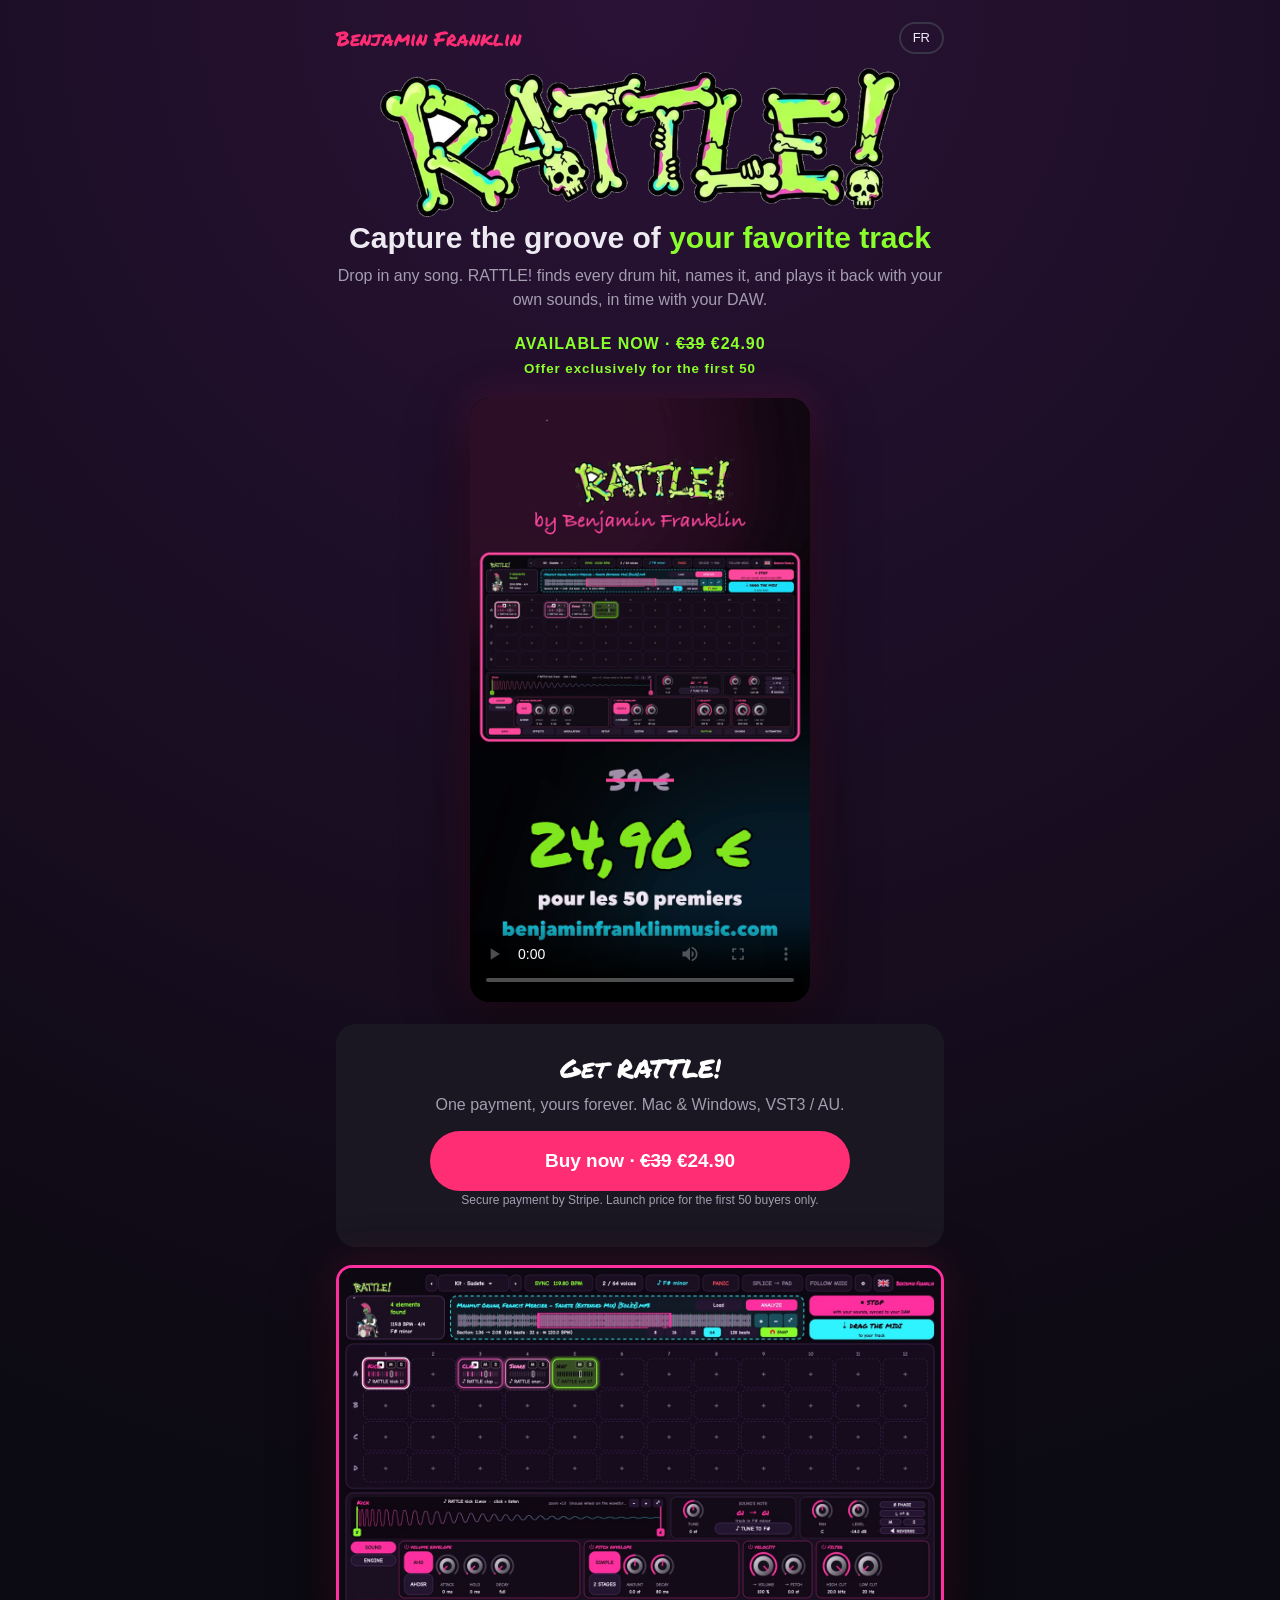
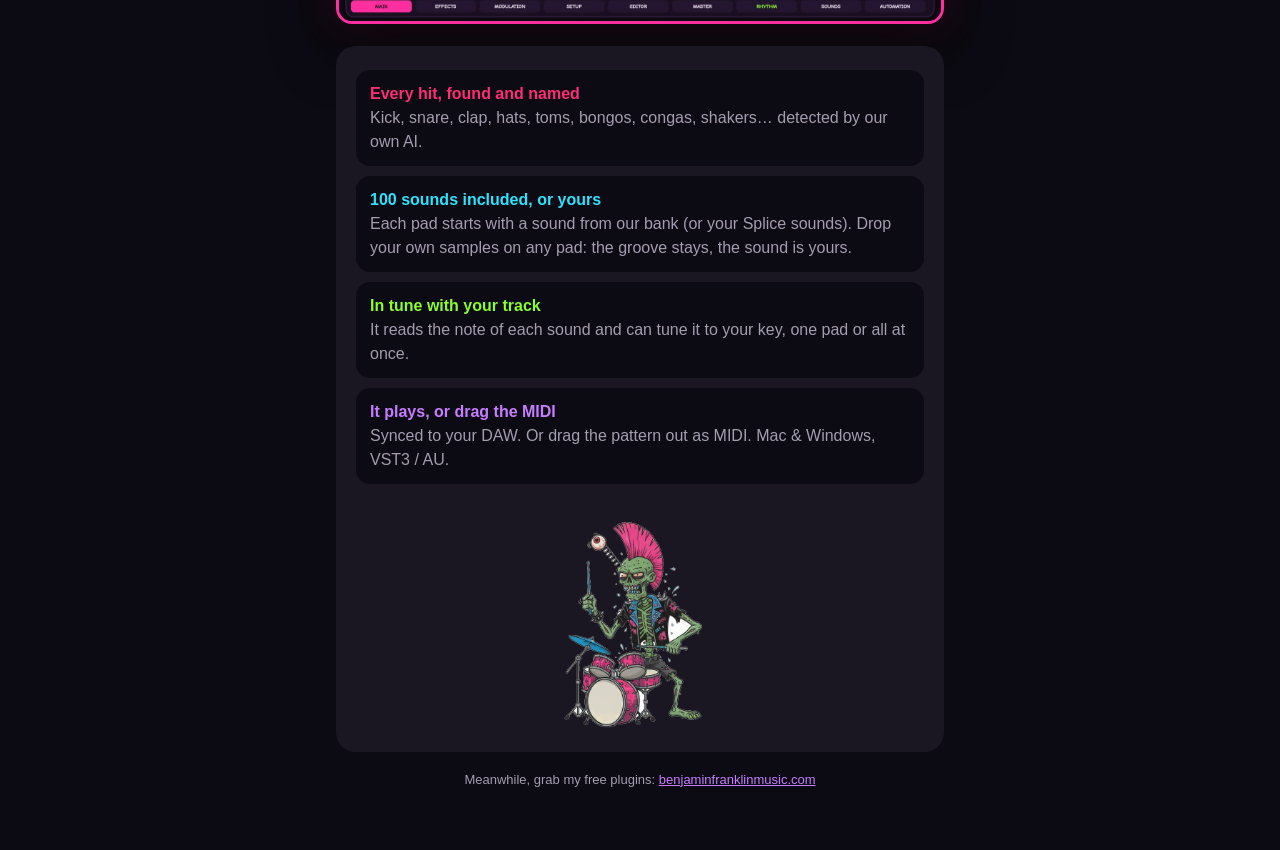
<file: rattle/index.html>
<!doctype html>
<html lang="en">
<head>
<meta charset="utf-8">
<meta name="viewport" content="width=device-width, initial-scale=1">
<title>RATTLE! by Benjamin Franklin: the AI drum machine</title>
<meta name="description" content="Capture the groove of your favorite track. RATTLE! finds every drum hit in any song, names it, and plays it with your own sounds. Out now: €39, €24.90 for the first 50 only.">
<meta property="og:title" content="RATTLE! – the AI drum machine">
<meta property="og:description" content="Capture the groove of your favorite track. Out now: €39, €24.90 for the first 50 only.">
<meta property="og:image" content="https://benjaminfranklinmusic.com/rattle/poster.jpg?v=2">
<meta property="og:type" content="website">
<meta name="theme-color" content="#0c0a12">
<link rel="icon" href="/rattle/skull.webp">
<style>
@font-face { font-family: "Marker"; src: url("/fonts/PermanentMarker-Regular.ttf") format("truetype"); font-display: swap; }
:root { --bg: #0c0a12; --card: #1a1722; --txt: #eeeaf2; --mute: #a49db0; --pink: #ff2d74; --violet: #c77dff; --green: #8aff2b; --cyan: #2be4ff; }
* { box-sizing: border-box; }
body { margin: 0; background: radial-gradient(circle at 50% 0, #2a1236, var(--bg) 60%); background-color: var(--bg); color: var(--txt); font-family: -apple-system, BlinkMacSystemFont, "Segoe UI", Helvetica, Arial, sans-serif; line-height: 1.5; min-height: 100vh; }
.wrap { max-width: 640px; margin: 0 auto; padding: 22px 16px 48px; }
.top { display: flex; justify-content: space-between; align-items: center; margin: 0 0 14px; }
.brand { font-family: "Marker", cursive; font-size: 20px; color: var(--pink); text-decoration: none; }
.lang { background: none; border: 2px solid #3a3546; color: var(--txt); border-radius: 20px; padding: 4px 12px; font: inherit; font-size: 13px; cursor: pointer; }
.logo { display: block; width: 100%; max-width: 520px; margin: 6px auto 4px; }
h1 { font-size: 30px; line-height: 1.15; margin: 0 0 8px; text-align: center; }
h1 em { font-style: normal; color: var(--green); }
.lead { text-align: center; color: var(--mute); margin: 0 0 20px; }
.price { text-align: center; font-weight: 900; letter-spacing: .06em; color: var(--green); margin: 0 0 18px; }
.shot { display: block; width: 100%; margin: 0 auto 22px; border-radius: 16px; border: 3px solid #ff2fa0; box-shadow: 0 20px 60px #000a, 0 0 40px #ff2d7433; }
video { display: block; width: 100%; max-width: 340px; margin: 0 auto 22px; border-radius: 20px; box-shadow: 0 20px 60px #000a, 0 0 40px #ff2d7433; background: #000; }
.card { background: var(--card); border-radius: 20px; padding: 24px 20px; margin: 0 0 18px; }
.card h2 { font-family: "Marker", cursive; font-weight: 400; font-size: 26px; margin: 0 0 6px; text-align: center; color: #fff; }
.card p { color: var(--mute); text-align: center; margin: 0 0 14px; }
form { display: flex; flex-direction: column; gap: 10px; max-width: 420px; margin: 0 auto; }
input[type=email] { width: 100%; padding: 16px 18px; border-radius: 40px; border: 2px solid #3a3546; background: #0c0a12; color: var(--txt); font-size: 17px; }
input[type=email]:focus { outline: none; border-color: var(--pink); }
.go { background: var(--pink); color: #fff; border: 0; font-weight: 800; font-size: 17px; padding: 16px 20px; border-radius: 40px; cursor: pointer; }
.go:disabled { opacity: .6; }
a.go.buy { display: block; max-width: 420px; margin: 0 auto; text-align: center; text-decoration: none; font-size: 19px; }
.hp { position: absolute; left: -9999px; }
.msg { text-align: center; font-weight: 700; margin: 10px 0 0; min-height: 1.5em; }
.msg.ok { color: var(--green); }
.msg.err { color: var(--pink); }
.small { font-size: 12px; color: var(--mute); text-align: center; margin: 10px 0 0; }
.feat { list-style: none; padding: 0; margin: 0; display: grid; gap: 10px; }
.feat li { background: #0c0a12; border-radius: 14px; padding: 12px 14px; color: var(--mute); }
.feat b { color: var(--txt); display: block; }
.feat li:nth-child(1) b { color: var(--pink); } .feat li:nth-child(2) b { color: var(--cyan); }
.feat li:nth-child(3) b { color: var(--green); } .feat li:nth-child(4) b { color: var(--violet); }
.skull { display: block; width: 160px; margin: 8px auto 0; }
.foot { text-align: center; font-size: 13px; color: var(--mute); }
.foot a { color: var(--violet); }
</style>
</head>
<body>
<div class="wrap">
  <div class="top">
    <a class="brand" href="/">Benjamin Franklin</a>
    <button class="lang" id="lang" type="button">FR</button>
  </div>

  <img class="logo" src="/rattle/logo.webp" alt="RATTLE!">
  <h1 data-t="h1">Capture the groove of <em>your favorite track</em></h1>
  <p class="lead" data-t="lead">Drop in any song. RATTLE! finds every drum hit, names it, and plays it back with your own sounds, in time with your DAW.</p>
  <p class="price" data-t="price">COMING SOON · <s>€39</s> €24.90 at launch</p>

  <video src="/rattle/teaser.mp4?v=2" poster="/rattle/poster.jpg?v=2" controls playsinline preload="metadata"></video>

  <div class="card" id="buy" hidden>
    <h2 data-t="bh2">Get RATTLE!</h2>
    <p data-t="bsub">One payment, yours forever. Mac &amp; Windows, VST3 / AU.</p>
    <a class="go buy" href="https://buy.stripe.com/fZu4gydvo7lD2MPcBc2Fa02" data-t="bbtn">Buy now · <s>€39</s> €24.90</a>
    <p class="small" data-t="blegal">Secure payment by Stripe. Launch price for the first 50 buyers only.</p>
  </div>

  <img class="shot" src="/rattle/rattle-plugin.jpg?v=1" alt="RATTLE! : la batterie du morceau trouvée et rejouée, carré par carré" loading="lazy">

  <div class="card" id="join">
    <h2 data-t="h2">Join the waitlist</h2>
    <p data-t="sub">Be the first to know when it's out, with an early-bird discount.</p>
    <form id="f" novalidate>
      <input type="email" name="email" id="email" required autocomplete="email" placeholder="your@email.com" data-tp="ph">
      <input class="hp" type="text" name="website" tabindex="-1" autocomplete="off" aria-hidden="true">
      <button class="go" type="submit" id="go" data-t="btn">Reserve my spot</button>
    </form>
    <p class="msg" id="msg" role="status"></p>
    <p class="small" data-t="legal">We'll only email you about RATTLE!. Unsubscribe anytime.</p>
  </div>

  <div class="card">
    <ul class="feat">
      <li><b data-t="f1">Every hit, found and named</b><span data-t="f1d">Kick, snare, clap, hats, toms, bongos, congas, shakers… detected by our own AI.</span></li>
      <li><b data-t="f2">100 sounds included, or yours</b><span data-t="f2d">Each pad starts with a sound from our bank (or your Splice sounds). Drop your own samples on any pad: the groove stays, the sound is yours.</span></li>
      <li><b data-t="f3">In tune with your track</b><span data-t="f3d">It reads the note of each sound and can tune it to your key, one pad or all at once.</span></li>
      <li><b data-t="f4">It plays, or drag the MIDI</b><span data-t="f4d">Synced to your DAW. Or drag the pattern out as MIDI. Mac &amp; Windows, VST3 / AU.</span></li>
    </ul>
    <img class="skull" src="/rattle/skull.webp" alt="">
  </div>

  <p class="foot"><span data-t="more">Meanwhile, grab my free plugins:</span> <a href="/">benjaminfranklinmusic.com</a></p>
</div>
<script>
const T = { fr: {
  h1: 'Capture le groove de <em>ton morceau préféré</em>',
  lead: 'Glisse n\'importe quel morceau. RATTLE! trouve chaque coup de batterie, le nomme et le rejoue avec tes propres sons, calé sur ton DAW.',
  price: 'BIENTÔT · <s>39 €</s> 24,90 € au lancement', h2: 'Réserve ta place',
  sub: 'Sois le premier prévenu à la sortie, avec une remise de lancement.',
  btn: 'Je réserve', ph: 'ton@email.com',
  legal: 'On t\'écrit seulement pour RATTLE!. Désinscription en un clic.',
  f1: 'Chaque coup, trouvé et nommé', f1d: 'Kick, caisse claire, clap, charleys, toms, bongos, congas, shakers… repérés par notre propre IA.',
  f2: '100 sons offerts, ou les tiens', f2d: 'Chaque pad démarre avec un son de notre banque (ou de tes sons Splice). Pose tes propres samples sur n\'importe quel pad : le groove reste, le son est à toi.',
  f3: 'Accordé sur ton morceau', f3d: 'Il lit la note de chaque son et peut l\'accorder sur ta tonalité, un pad ou tous d\'un coup.',
  f4: 'Il joue, ou glisse le MIDI', f4d: 'Synchronisé avec ton DAW. Ou glisse le rythme en MIDI. Mac et Windows, VST3 / AU.',
  more: 'En attendant, prends mes plugins gratuits :',
  bh2: 'Prends RATTLE!', bsub: 'Un seul paiement, à toi pour toujours. Mac et Windows, VST3 / AU.',
  bbtn: 'Acheter · <s>39 €</s> 24,90 €', blegal: 'Paiement sécurisé par Stripe. Prix de lancement réservé aux 50 premiers acheteurs.', buyprice: 'DISPONIBLE · <s>39 €</s> 24,90 €<br><small>Offre pour les 50 premiers exclusivement</small>',
  ok: 'C\'est réservé ! On te prévient à la sortie.', bad: 'Cet e-mail ne semble pas valide.', fail: 'Petit souci, réessaie dans un instant.'
}, en: { ok: 'You\'re in! We\'ll let you know when it\'s out.', bad: 'That email doesn\'t look right.', fail: 'Something went wrong, try again in a moment.' } };
const EN = {};
document.querySelectorAll('[data-t]').forEach(e => EN[e.dataset.t] = e.innerHTML);
EN.ph = document.getElementById('email').placeholder;
let lang = 'en';
try { const q = new URLSearchParams(location.search).get('lang'); lang = q || localStorage.getItem('bf-lang') || ((navigator.language || '').startsWith('fr') ? 'fr' : 'en'); } catch (e) {}
function apply(l) {
  lang = l === 'fr' ? 'fr' : 'en';
  const d = lang === 'fr' ? T.fr : EN;
  document.documentElement.lang = lang;
  document.querySelectorAll('[data-t]').forEach(e => { if (d[e.dataset.t]) e.innerHTML = d[e.dataset.t]; });
  document.getElementById('email').placeholder = d.ph;
  document.getElementById('lang').textContent = lang === 'fr' ? 'EN' : 'FR';
  try { localStorage.setItem('bf-lang', lang); } catch (e) {}
}
// Vente : passer SALE_OPEN à true le jour de la sortie (et réactiver le lien Stripe). ?preview=buy pour tester avant.
const SALE_OPEN = true;
let preview = false;
try { preview = new URLSearchParams(location.search).get('preview') === 'buy'; } catch (e) {}
if (SALE_OPEN || preview) {
  document.getElementById('buy').hidden = false;
  document.getElementById('join').hidden = true;
  const p = document.querySelector('[data-t=price]');
  p.dataset.t = 'buyprice'; EN.buyprice = 'AVAILABLE NOW · <s>€39</s> €24.90<br><small>Offer exclusively for the first 50</small>';
}
apply(lang);
document.getElementById('lang').onclick = () => apply(lang === 'fr' ? 'en' : 'fr');
const say = k => (lang === 'fr' ? T.fr : T.en)[k];
document.getElementById('f').onsubmit = async ev => {
  ev.preventDefault();
  const f = ev.target, msg = document.getElementById('msg'), go = document.getElementById('go');
  const email = f.email.value.trim();
  msg.className = 'msg';
  if (!/^[^\s@]+@[^\s@]+\.[^\s@]{2,}$/.test(email)) { msg.textContent = say('bad'); msg.classList.add('err'); return; }
  go.disabled = true;
  try {
    const r = await fetch('/api/waitlist', { method: 'POST', headers: { 'Content-Type': 'application/json' }, body: JSON.stringify({ email, website: f.website.value, lang }) });
    if (!r.ok) throw 0;
    msg.textContent = say('ok'); msg.classList.add('ok'); f.reset();
  } catch (e) { msg.textContent = say('fail'); msg.classList.add('err'); go.disabled = false; }
};
</script>
</body>
</html>
</file>
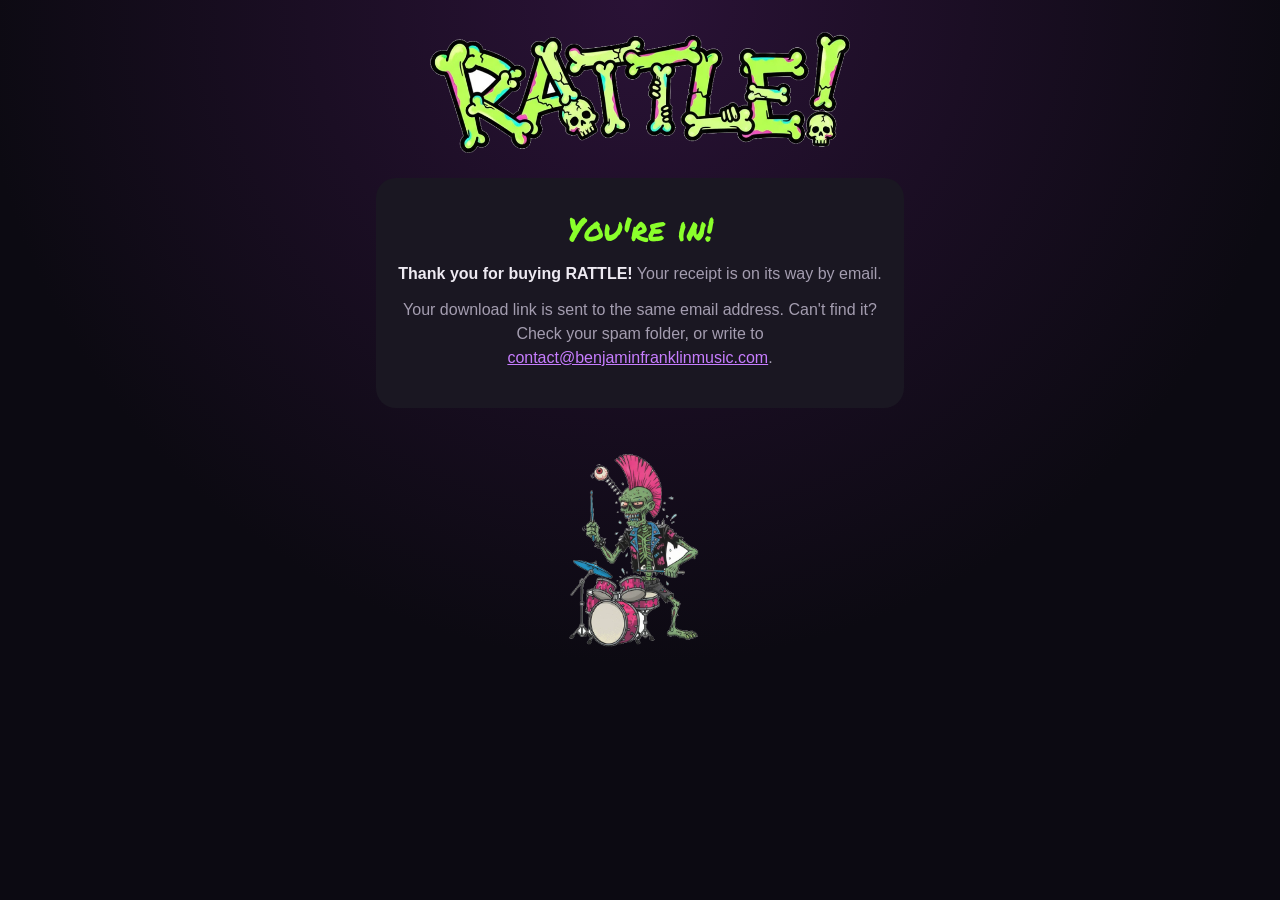
<file: rattle/merci/index.html>
<!doctype html>
<html lang="en">
<head>
<meta charset="utf-8">
<meta name="viewport" content="width=device-width, initial-scale=1">
<title>Thank you – RATTLE!</title>
<meta name="robots" content="noindex">
<meta name="theme-color" content="#0c0a12">
<link rel="icon" href="/rattle/skull.webp">
<style>
@font-face { font-family: "Marker"; src: url("/fonts/PermanentMarker-Regular.ttf") format("truetype"); font-display: swap; }
:root { --bg: #0c0a12; --card: #1a1722; --txt: #eeeaf2; --mute: #a49db0; --pink: #ff2d74; --green: #8aff2b; }
* { box-sizing: border-box; }
body { margin: 0; background: radial-gradient(circle at 50% 0, #2a1236, var(--bg) 60%); background-color: var(--bg); color: var(--txt); font-family: -apple-system, BlinkMacSystemFont, "Segoe UI", Helvetica, Arial, sans-serif; line-height: 1.5; min-height: 100vh; }
.wrap { max-width: 560px; margin: 0 auto; padding: 32px 16px 48px; text-align: center; }
.logo { width: 100%; max-width: 420px; }
.card { background: var(--card); border-radius: 20px; padding: 26px 20px; margin: 18px 0; }
h1 { font-family: "Marker", cursive; font-weight: 400; font-size: 32px; color: var(--green); margin: 0 0 10px; }
p { color: var(--mute); margin: 0 0 12px; }
p b { color: var(--txt); }
.skull { width: 150px; }
a { color: #c77dff; }
</style>
</head>
<body>
<div class="wrap">
  <img class="logo" src="/rattle/logo.webp" alt="RATTLE!">
  <div class="card">
    <h1 data-t="h1">You're in!</h1>
    <p data-t="p1"><b>Thank you for buying RATTLE!</b> Your receipt is on its way by email.</p>
    <p data-t="p2">Your download link is sent to the same email address. Can't find it? Check your spam folder, or write to <a href="mailto:contact@benjaminfranklinmusic.com">contact@benjaminfranklinmusic.com</a>.</p>
  </div>
  <img class="skull" src="/rattle/skull.webp" alt="">
</div>
<script>
let fr = false;
try { const q = new URLSearchParams(location.search).get('lang'); fr = q ? q === 'fr' : ((localStorage.getItem('bf-lang') || navigator.language || '').startsWith('fr')); } catch (e) {}
if (fr) {
  document.documentElement.lang = 'fr';
  const T = {
    h1: 'C\'est à toi !',
    p1: '<b>Merci d\'avoir acheté RATTLE!</b> Ton reçu arrive par e-mail.',
    p2: 'Ton lien de téléchargement est envoyé à la même adresse. Introuvable ? Regarde dans les indésirables, ou écris à <a href="mailto:contact@benjaminfranklinmusic.com">contact@benjaminfranklinmusic.com</a>.'
  };
  document.querySelectorAll('[data-t]').forEach(e => e.innerHTML = T[e.dataset.t]);
}
</script>
</body>
</html>
</file>
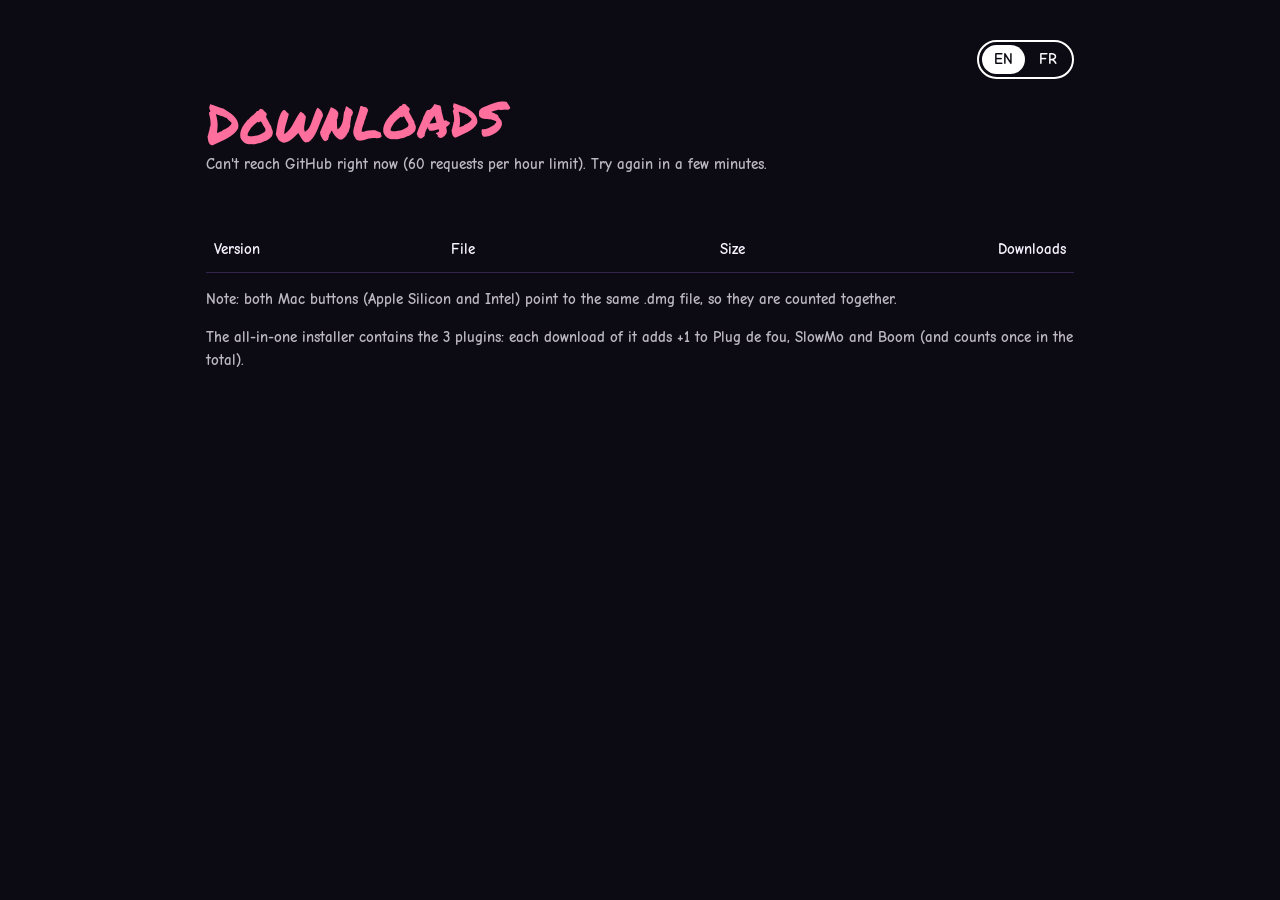
<file: stats.html>
<!doctype html>
<html lang="en">
<head>
<meta charset="utf-8">
<meta name="viewport" content="width=device-width, initial-scale=1">
<meta name="robots" content="noindex, nofollow">
<title>Download stats</title>
<link rel="stylesheet" href="style.css">
<style>
  .stats{max-width:900px;margin:0 auto;padding:40px 16px 80px}
  .stats h1{font-family:"Marker",cursive;font-weight:400;font-size:clamp(34px,6vw,56px);color:var(--pink2);transform:rotate(-2deg);margin-bottom:10px}
  .state{opacity:.75;font-size:15px}
  .cards{display:grid;grid-template-columns:repeat(auto-fit,minmax(200px,1fr));gap:14px;margin:26px 0}
  .card{background:#1a1229;border:3px solid #33244f;border-radius:18px;padding:16px 18px}
  .card .n{font-family:"Marker",cursive;font-size:44px;line-height:1.1}
  .card.total .n{color:var(--cyan)}
  .card.Plug-de-fou .n{color:var(--pink)}
  .card.SlowMo .n{color:var(--violet2)}
  .card.Boom .n{color:var(--green)}
  .card.pack .n{color:#b98bff}
  .card small{opacity:.75}
  table{width:100%;border-collapse:collapse;font-size:15px}
  th,td{text-align:left;padding:10px 8px;border-bottom:1px solid #33244f}
  td.r,th.r{text-align:right}
  .wrap{overflow-x:auto}
</style>
</head>
<body>
<main class="stats">
  <div style="display:flex;justify-content:flex-end"><div class="langsw"><button class="lang on" data-lang="en">EN</button><button class="lang" data-lang="fr">FR</button></div></div>
  <h1 id="h1"></h1>
  <p class="state" id="state"></p>
  <div class="cards" id="cards"></div>
  <div class="wrap">
    <table>
      <thead><tr><th id="th1"></th><th id="th2"></th><th class="r" id="th3"></th><th class="r" id="th4"></th></tr></thead>
      <tbody id="rows"></tbody>
    </table>
  </div>
  <p class="state" id="note"></p>
  <p class="state" id="packnote"></p>
</main>
<script src="counts.js"></script>
<script>
const T = {
  en: { h1: "Downloads", loading: "Loading…", fail: "Can't reach GitHub right now (60 requests per hour limit). Try again in a few minutes.", live: "Up to date: ", cached: "GitHub isn't answering, last known value: ", total: "in total", th: ["Version", "File", "Size", "Downloads"], mb: "MB", note: "Note: both Mac buttons (Apple Silicon and Intel) point to the same .dmg file, so they are counted together.", pack: "All-in-one installer", packnote: "The all-in-one installer contains the 3 plugins: each download of it adds +1 to Plug de fou, SlowMo and Boom (and counts once in the total)." },
  fr: { h1: "Téléchargements", loading: "Chargement…", fail: "Impossible de joindre GitHub pour l'instant (limite de 60 requêtes par heure). Réessaie dans quelques minutes.", live: "À jour : ", cached: "GitHub ne répond pas, dernière valeur connue : ", total: "au total", th: ["Version", "Fichier", "Taille", "Téléchargements"], mb: "Mo", note: "Note : les deux boutons Mac (Apple Silicon et Intel) mènent au même fichier .dmg, ils sont donc comptés ensemble.", pack: "Installateur groupé", packnote: "L'installateur groupé contient les 3 plugins : chacun de ses téléchargements compte +1 pour Plug de fou, SlowMo et Boom (et une seule fois dans le total)." }
};
let lang = "en";
try { if (localStorage.getItem("bf-lang") === "fr") lang = "fr"; } catch (e) {}
let result = null;

function render() {
  const t = T[lang], loc = lang === "fr" ? "fr-FR" : "en-US";
  const fmt = n => n.toLocaleString(loc);
  document.documentElement.lang = lang;
  document.querySelectorAll(".lang").forEach(b => b.classList.toggle("on", b.dataset.lang === lang));
  document.getElementById("h1").textContent = t.h1;
  t.th.forEach((x, i) => document.getElementById("th" + (i + 1)).textContent = x);
  document.getElementById("note").textContent = t.note;
  document.getElementById("packnote").textContent = t.packnote;
  const state = document.getElementById("state");
  if (!result) { state.textContent = t.loading; return; }
  const { data, live } = result;
  if (!data) { state.textContent = t.fail; return; }
  state.textContent = (live ? t.live : t.cached) + new Date(data.at).toLocaleString(loc);
  let html = `<div class="card total"><div class="n">${fmt(data.total)}</div><small>${t.total}</small></div>`;
  for (const [name, p] of Object.entries(data.plugins)) {
    html += `<div class="card ${name}"><div class="n">${fmt(p.total)}</div>${name.replace(/-/g, " ")}<br><small>Mac ${fmt(p.mac)} · Windows ${fmt(p.win)}</small></div>`;
  }
  if (data.pack) html += `<div class="card pack"><div class="n">${fmt(data.pack.total)}</div>${t.pack}<br><small>Mac ${fmt(data.pack.mac)} · Windows ${fmt(data.pack.win)}</small></div>`;
  document.getElementById("cards").innerHTML = html;
  document.getElementById("rows").innerHTML = data.files
    .slice().sort((a, b) => b.count - a.count)
    .map(f => `<tr><td>${f.release}</td><td>${f.name}</td><td class="r">${(f.size / 1e6).toLocaleString(loc, { maximumFractionDigits: 1 })} ${t.mb}</td><td class="r"><b>${fmt(f.count)}</b></td></tr>`)
    .join("");
}

document.querySelectorAll(".lang").forEach(b => b.addEventListener("click", () => {
  lang = b.dataset.lang;
  try { localStorage.setItem("bf-lang", lang); } catch (e) {}
  render();
}));
render();
loadCounts().then(r => { result = r; render(); });
</script>
</body>
</html>
</file>
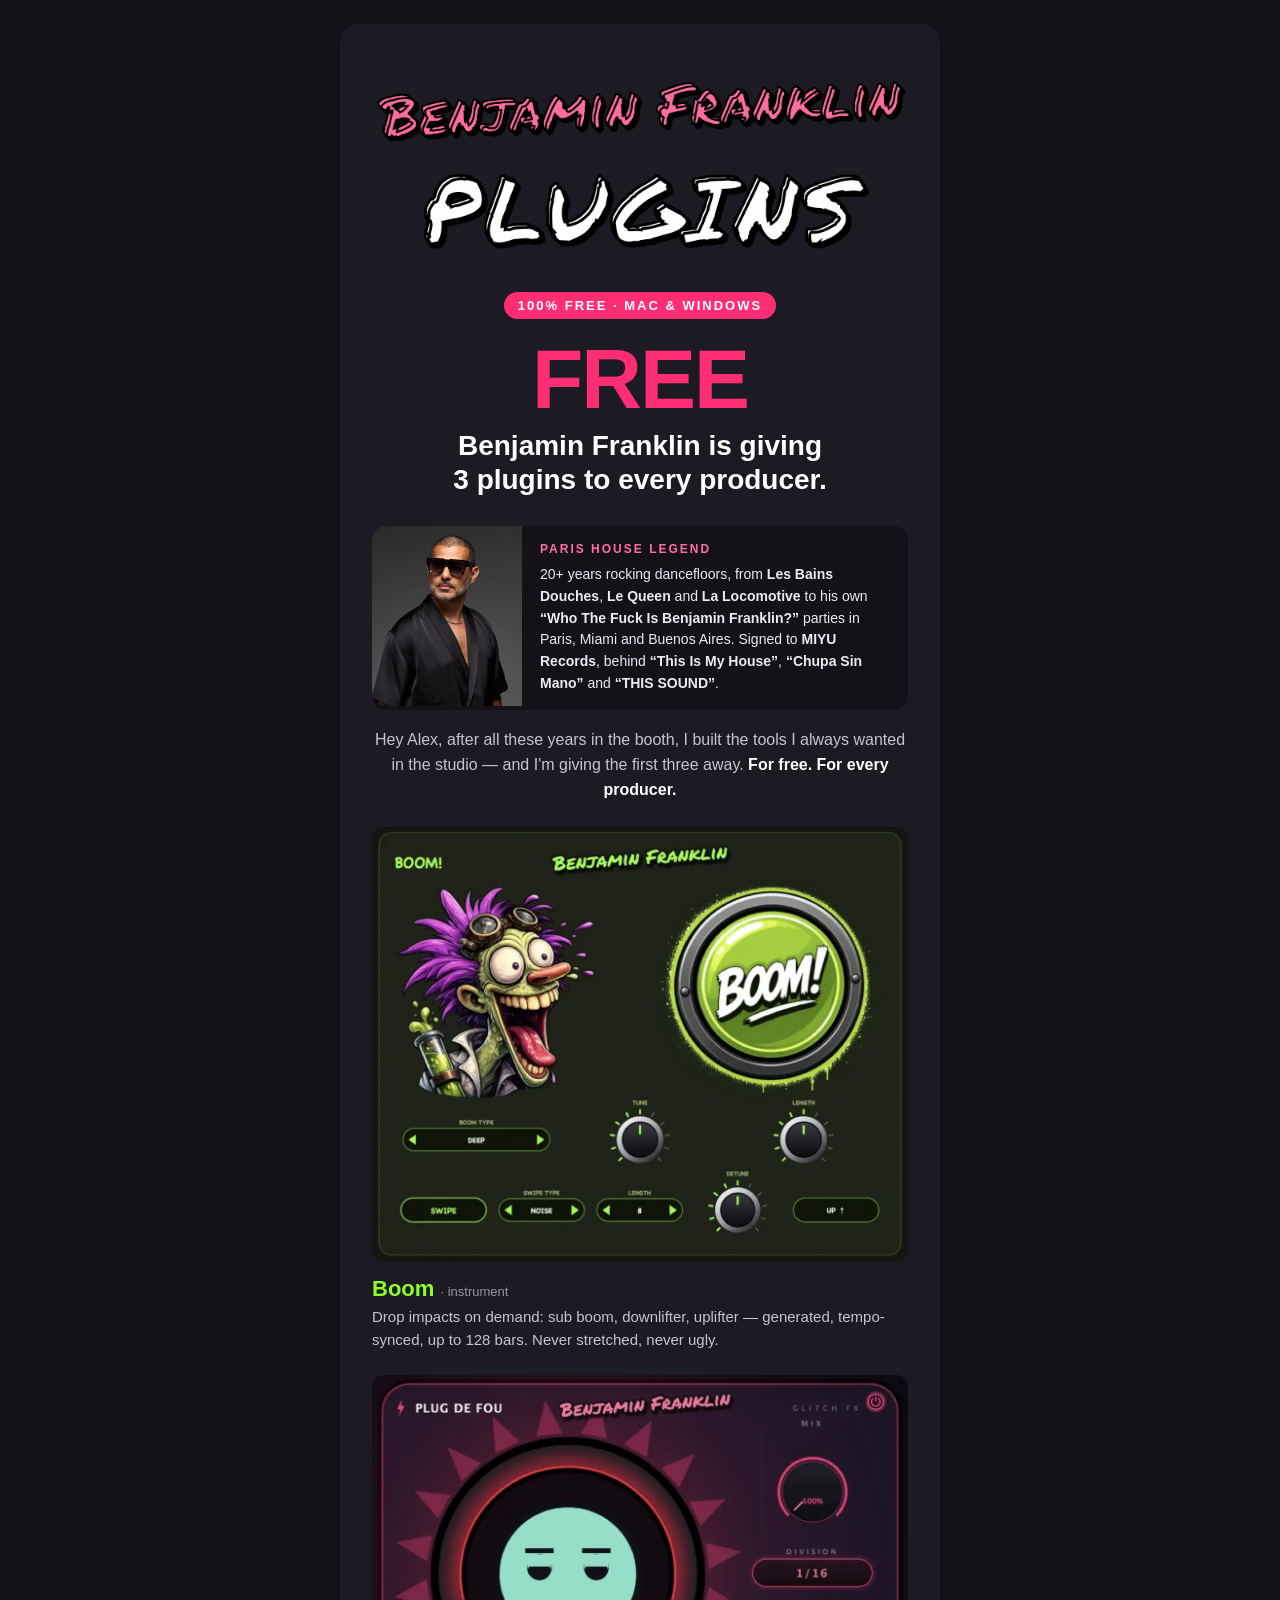
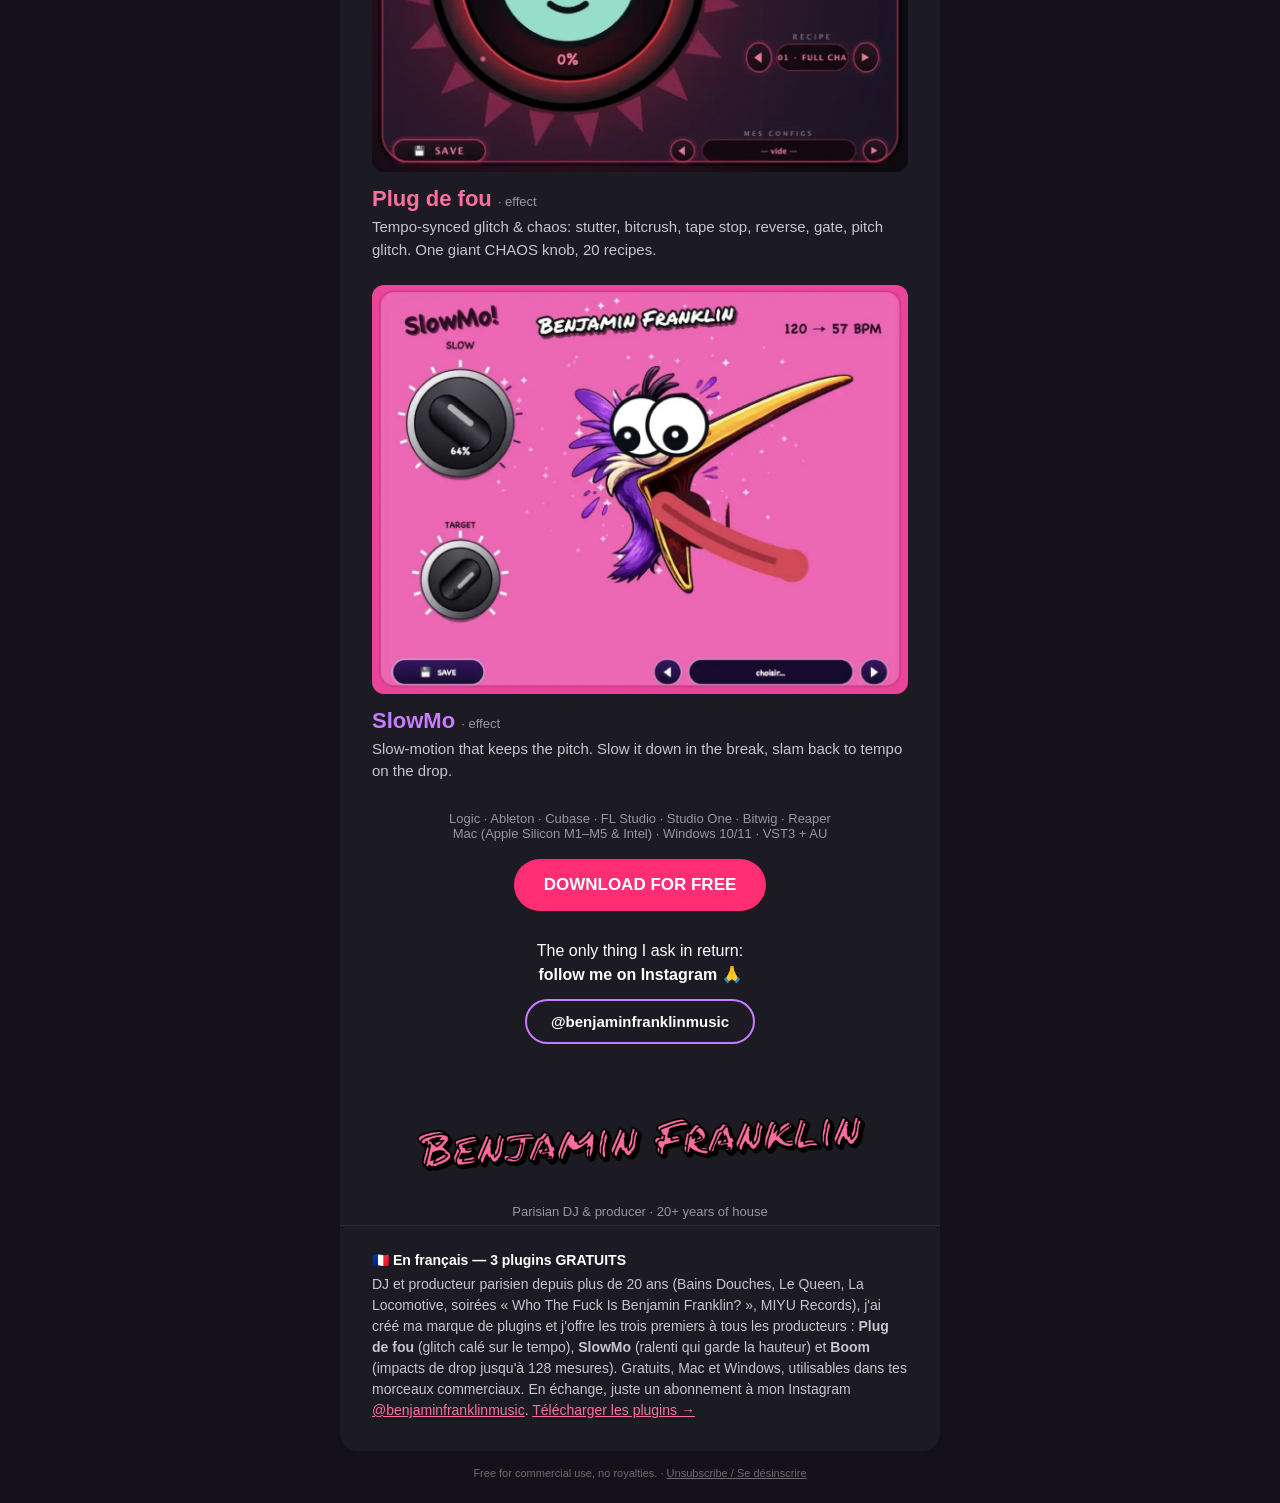
<file: mail/preview.html>
<!doctype html>
<html lang="en"><head><meta charset="utf-8"><meta name="viewport" content="width=device-width,initial-scale=1">
<title>3 free plugins — Benjamin Franklin</title></head>
<body style="margin:0;padding:0;background:#141218;">
<div style="display:none;max-height:0;overflow:hidden;">Glitch, slow-motion, drop impacts. 100% free. Mac &amp; Windows.</div>
<table role="presentation" width="100%" cellpadding="0" cellspacing="0" style="background:#141218;"><tr><td align="center" style="padding:24px 12px;">
<table role="presentation" width="600" cellpadding="0" cellspacing="0" style="max-width:600px;width:100%;background:#1c1a22;border-radius:18px;font-family:Helvetica,Arial,sans-serif;color:#eeeaf2;">
<tr><td style="padding:28px 20px 0 20px;text-align:center;">
  <img src="./header.png" width="560" alt="Benjamin Franklin PLUGINS" style="width:100%;max-width:560px;display:block;margin:0 auto;">
</td></tr>
<tr><td style="padding:16px 32px 8px 32px;text-align:center;">
  <div style="display:inline-block;background:#ff2d74;color:#fff;font-weight:bold;font-size:13px;letter-spacing:2px;padding:6px 14px;border-radius:30px;">100% FREE · MAC &amp; WINDOWS</div>
  <div style="font-size:84px;line-height:1;font-weight:900;color:#ff2d74;letter-spacing:-2px;margin:18px 0 0 0;">FREE</div>
  <h1 style="font-size:28px;line-height:1.2;margin:8px 0 0 0;color:#fff;">Benjamin Franklin is giving<br>3 plugins to every producer.</h1>
</td></tr>
<tr><td style="padding:22px 32px 0 32px;">
  <table role="presentation" width="100%" cellpadding="0" cellspacing="0" style="background:#141218;border-radius:14px;">
  <tr>
    <td width="150" valign="top" style="padding:0;"><img src="./benjamin.jpg" width="150" alt="Benjamin Franklin" style="display:block;width:150px;border-radius:14px 0 0 14px;"></td>
    <td valign="middle" style="padding:16px 18px;">
      <p style="margin:0 0 8px 0;font-size:12px;letter-spacing:2px;color:#ff6f9e;font-weight:bold;">PARIS HOUSE LEGEND</p>
      <p style="margin:0;font-size:14px;line-height:1.55;color:#eeeaf2;">20+ years rocking dancefloors, from <b>Les Bains Douches</b>, <b>Le Queen</b> and <b>La Locomotive</b> to his own <b>“Who The Fuck Is Benjamin Franklin?”</b> parties in Paris, Miami and Buenos Aires. Signed to <b>MIYU Records</b>, behind <b>“This Is My House”</b>, <b>“Chupa Sin Mano”</b> and <b>“THIS SOUND”</b>.</p>
    </td>
  </tr></table>
  <p style="font-size:16px;line-height:1.55;margin:18px 0 0 0;color:#c9c3d3;text-align:center;">Hey Alex, after all these years in the booth, I built the tools I always wanted in the studio — and I'm giving the first three away. <b style="color:#fff;">For free. For every producer.</b></p>
</td></tr>
<tr><td style="padding:24px 32px 0 32px;">
  <img src="./shot-boom.jpg" width="536" alt="Boom" style="width:100%;border-radius:12px;display:block;">
  <h2 style="color:#8aff2b;font-size:22px;margin:14px 0 4px 0;">Boom <span style="font-size:13px;color:#9a93a6;font-weight:normal;">· instrument</span></h2>
  <p style="margin:0;font-size:15px;line-height:1.5;color:#c9c3d3;">Drop impacts on demand: sub boom, downlifter, uplifter — generated, tempo-synced, up to 128 bars. Never stretched, never ugly.</p>
</td></tr>
<tr><td style="padding:24px 32px 0 32px;">
  <img src="./shot-plugdefou.jpg" width="536" alt="Plug de fou" style="width:100%;border-radius:12px;display:block;">
  <h2 style="color:#ff6f9e;font-size:22px;margin:14px 0 4px 0;">Plug de fou <span style="font-size:13px;color:#9a93a6;font-weight:normal;">· effect</span></h2>
  <p style="margin:0;font-size:15px;line-height:1.5;color:#c9c3d3;">Tempo-synced glitch &amp; chaos: stutter, bitcrush, tape stop, reverse, gate, pitch glitch. One giant CHAOS knob, 20 recipes.</p>
</td></tr>
<tr><td style="padding:24px 32px 0 32px;">
  <img src="./shot-slowmo.jpg" width="536" alt="SlowMo" style="width:100%;border-radius:12px;display:block;">
  <h2 style="color:#c77dff;font-size:22px;margin:14px 0 4px 0;">SlowMo <span style="font-size:13px;color:#9a93a6;font-weight:normal;">· effect</span></h2>
  <p style="margin:0;font-size:15px;line-height:1.5;color:#c9c3d3;">Slow-motion that keeps the pitch. Slow it down in the break, slam back to tempo on the drop.</p>
</td></tr>
<tr><td style="padding:28px 32px 0 32px;text-align:center;">
  <p style="margin:0 0 18px 0;font-size:13px;color:#9a93a6;">Logic · Ableton · Cubase · FL Studio · Studio One · Bitwig · Reaper<br>Mac (Apple Silicon M1–M5 &amp; Intel) · Windows 10/11 · VST3 + AU</p>
  <a href="https://benjaminfranklinmusic.com/" style="display:inline-block;background:#ff2d74;color:#fff;text-decoration:none;font-weight:bold;font-size:17px;padding:16px 30px;border-radius:40px;">DOWNLOAD FOR FREE</a>
</td></tr>
<tr><td style="padding:28px 32px 0 32px;text-align:center;">
  <p style="margin:0 0 12px 0;font-size:16px;line-height:1.5;color:#fff;">The only thing I ask in return:<br><b>follow me on Instagram</b> 🙏</p>
  <a href="https://instagram.com/benjaminfranklinmusic" style="display:inline-block;border:2px solid #c77dff;color:#fff;text-decoration:none;font-weight:bold;font-size:15px;padding:12px 24px;border-radius:40px;">@benjaminfranklinmusic</a>
</td></tr>
<tr><td style="padding:30px 20px 6px 20px;text-align:center;">
  <img src="./sig.png" width="520" alt="Benjamin Franklin" style="width:100%;max-width:520px;display:block;margin:0 auto;">
  <p style="margin:4px 0 0 0;font-size:13px;color:#9a93a6;">Parisian DJ &amp; producer · 20+ years of house</p>
</td></tr>
<tr><td style="padding:26px 32px 30px 32px;border-top:1px solid #2c2935;">
  <p style="margin:0 0 6px 0;font-size:14px;color:#fff;font-weight:bold;">🇫🇷 En français — 3 plugins GRATUITS</p>
  <p style="margin:0;font-size:14px;line-height:1.5;color:#c9c3d3;">DJ et producteur parisien depuis plus de 20 ans (Bains Douches, Le Queen, La Locomotive, soirées « Who The Fuck Is Benjamin Franklin? », MIYU Records), j'ai créé ma marque de plugins et j'offre les trois premiers à tous les producteurs : <b>Plug de fou</b> (glitch calé sur le tempo), <b>SlowMo</b> (ralenti qui garde la hauteur) et <b>Boom</b> (impacts de drop jusqu'à 128 mesures). Gratuits, Mac et Windows, utilisables dans tes morceaux commerciaux. En échange, juste un abonnement à mon Instagram <a href="https://instagram.com/benjaminfranklinmusic" style="color:#ff6f9e;">@benjaminfranklinmusic</a>. <a href="https://benjaminfranklinmusic.com/" style="color:#ff6f9e;">Télécharger les plugins →</a></p>
</td></tr>
</table>
<p style="font-family:Helvetica,Arial,sans-serif;font-size:11px;color:#6f6a78;margin:16px 0 0 0;">Free for commercial use, no royalties. · <a href="#" style="color:#6f6a78;">Unsubscribe / Se désinscrire</a></p>
</td></tr></table>
</body></html>
</file>
<file: style.css>
@font-face{font-family:"Marker";src:url(fonts/PermanentMarker-Regular.ttf) format("truetype");font-display:swap}
@font-face{font-family:"Comic";src:url(fonts/ComicNeue-Bold.ttf) format("truetype");font-weight:700;font-display:swap}

:root{
  --ink:#0c0a12;
  --paper:#f7f2ff;
  --pink:#ff2d74;
  --pink2:#ff6f9e;
  --fluo:#ff2d9b;
  --violet:#3a1466;
  --violet2:#8b3dff;
  --green:#8aff2b;
  --greenbg:#14160f;
  --cyan:#3ee6d0;
  --r:22px;
}
*{box-sizing:border-box}
html{scroll-behavior:smooth;overflow-x:clip}
body{margin:0;background:var(--ink);color:var(--paper);font-family:"Comic","Comic Neue","Comic Sans MS",system-ui,sans-serif;font-weight:700;line-height:1.55;overflow-x:clip}
img{max-width:100%;height:auto;display:block}
a{color:inherit}
b{color:#fff}
h1,h2,h3{margin:0;line-height:1.05}
.tag{font-family:"Marker",cursive;font-weight:400;letter-spacing:.5px}

/* barre du haut */
.top{position:sticky;top:0;z-index:20;display:flex;align-items:center;gap:16px;padding:10px 20px;background:rgba(12,10,18,.82);backdrop-filter:blur(10px);border-bottom:2px solid rgba(255,255,255,.06)}
.top .small{font-size:22px;padding-right:.15em;text-decoration:none;background:linear-gradient(90deg,var(--pink),var(--violet2),var(--green));-webkit-background-clip:text;background-clip:text;color:transparent}
.top nav{display:flex;gap:18px;margin-left:auto}
.top nav a{text-decoration:none;opacity:.8}
.top nav a:hover{opacity:1;color:var(--pink2)}
.langsw{display:flex;gap:2px;padding:3px;border:2px solid #fff;border-radius:999px}
.lang{font:inherit;font-size:15px;cursor:pointer;border:0;background:transparent;color:#fff;border-radius:999px;padding:3px 12px;transition:.2s}
.lang.on{background:#fff;color:var(--ink)}
.lang:not(.on):hover{color:var(--pink2)}

/* hero */
.hero{position:relative;text-align:center;padding:80px 20px 40px;overflow:hidden;min-height:min(88vh,820px);display:flex;flex-direction:column;align-items:center;justify-content:center}
.hero-bg{position:absolute;inset:-20%;z-index:-1;background:
  radial-gradient(40% 35% at 18% 30%,rgba(255,45,116,.45),transparent 70%),
  radial-gradient(40% 35% at 82% 25%,rgba(139,61,255,.45),transparent 70%),
  radial-gradient(45% 35% at 60% 85%,rgba(138,255,43,.25),transparent 70%);
  animation:float 14s ease-in-out infinite alternate}
@keyframes float{to{transform:translate(3%,-4%) rotate(8deg)}}
.kicker{font-size:18px;letter-spacing:4px;text-transform:uppercase;opacity:.75;margin:0 0 6px}
.huge{font-size:clamp(52px,12vw,150px);transform:rotate(-4deg);color:#fff;text-shadow:4px 4px 0 var(--pink),8px 8px 0 var(--violet2),12px 12px 0 rgba(138,255,43,.8)}
.glitch{position:relative}
.glitch:hover{animation:shake .25s steps(2) infinite}
@keyframes shake{0%{transform:rotate(-4deg) translate(0)}50%{transform:rotate(-3deg) translate(-4px,2px) skewX(6deg)}100%{transform:rotate(-5deg) translate(4px,-2px)}}
.title-wrap{position:relative;align-self:stretch;--f:clamp(52px,12vw,150px)}
.free-stamp{position:absolute;left:50%;top:-22%;--t:translateX(calc(var(--f) * 3.55 - 100%));font-family:"Marker",cursive;font-size:calc(var(--f) * .52);line-height:1;color:var(--ink);background:var(--green);
  padding:.08em .32em .14em;border:5px solid var(--ink);border-radius:18px;transform:var(--t) rotate(12deg);box-shadow:6px 6px 0 var(--pink),0 0 40px rgba(138,255,43,.5);animation:stamp 2.2s ease-in-out infinite;z-index:2}
@keyframes stamp{50%{transform:var(--t) rotate(8deg) scale(1.08)}}
.hero-sub{max-width:640px;font-size:clamp(18px,2.4vw,23px);margin:34px auto 22px}
.chips{display:flex;flex-wrap:wrap;gap:12px;justify-content:center}
.chip{font-family:"Marker",cursive;font-size:22px;text-decoration:none;padding:8px 22px;border-radius:999px;color:var(--ink);border:3px solid var(--ink);box-shadow:4px 4px 0 #fff;transition:.15s}
.chip:hover{transform:translate(-2px,-2px) rotate(-3deg);box-shadow:7px 7px 0 #fff}
.chip.pink{background:var(--pink2)}
.chip.violet{background:var(--violet2);color:#fff}
.chip.green{background:var(--green)}
.compat{font-size:14px;opacity:.65;margin-top:22px;max-width:620px}
.mascots{position:absolute;inset:0;z-index:-1;pointer-events:none}
.m-bird{position:absolute;width:min(32vw,360px);left:-4%;bottom:2%;transform:rotate(-8deg);animation:bob 3s ease-in-out infinite;opacity:.95}
.m-sci{position:absolute;width:min(28vw,320px);right:-2%;bottom:4%;animation:bob 3.6s ease-in-out infinite reverse;opacity:.95}
@keyframes bob{50%{translate:0 -14px}}

/* bandeau défilant */
.ticker{overflow:hidden;background:linear-gradient(90deg,var(--pink),var(--violet2),var(--green));color:var(--ink);font-family:"Marker",cursive;font-size:22px;padding:8px 0;transform:rotate(-1.5deg);margin:10px -10px;white-space:nowrap}
.ticker-in{display:inline-block;animation:tick 22s linear infinite}
@keyframes tick{to{transform:translateX(-50%)}}

/* pack : les 3 plugins en un installateur */
.pack{max-width:980px;margin:40px auto 10px;padding:40px 28px 34px;text-align:center;border-radius:28px;position:relative;
  background:linear-gradient(#150f20,#150f20) padding-box,linear-gradient(110deg,var(--pink),var(--violet2),var(--green)) border-box;border:4px solid transparent;
  box-shadow:0 0 60px rgba(139,61,255,.25)}
.pack-new{display:inline-block;margin:0 0 10px;font-family:"Marker",cursive;font-size:18px;padding:3px 14px;border-radius:999px;background:var(--green);color:var(--ink);transform:rotate(-4deg)}
.pack-title{font-family:"Marker",cursive;font-weight:400;font-size:clamp(32px,5.6vw,58px);text-transform:uppercase;background:linear-gradient(90deg,var(--pink2),#b98bff,var(--green));-webkit-background-clip:text;background-clip:text;color:transparent;padding:0 .1em}
.pack-sub{max-width:620px;margin:12px auto 22px;font-size:18px}
.pack .dl{max-width:760px;margin:0 auto}
.pack .btn{background:var(--violet2);color:#fff;border-color:var(--violet2);box-shadow:5px 5px 0 var(--pink)}
.pack .btn.ghost{background:transparent;color:#fff;border-color:#fff;box-shadow:none}
.pack .whichmac{margin-top:16px}
.pack-or{margin:8px 0 0;font-size:15px;opacity:.7}

/* verrou Instagram */
.gate{margin:0 auto 22px;max-width:640px}
.ig-btn{display:inline-flex;align-items:center;gap:12px;text-decoration:none;color:#fff;font-size:clamp(17px,2.4vw,21px);line-height:1.25;padding:16px 26px;border-radius:20px;
  background:linear-gradient(45deg,#f58529,#dd2a7b 45%,#8134af 75%,#515bd4);box-shadow:0 8px 30px rgba(221,42,123,.45);transition:.15s;animation:pulse 1.8s ease-in-out infinite}
.ig-btn:hover{transform:translateY(-2px) rotate(-1deg)}
.ig-ico{flex:none;width:30px;height:30px;border:3px solid #fff;border-radius:9px;position:relative}
.ig-ico::before{content:"";position:absolute;inset:6px;border:3px solid #fff;border-radius:50%}
.ig-ico::after{content:"";position:absolute;top:3px;right:3px;width:4px;height:4px;border-radius:50%;background:#fff}
.gate-why{font-size:15px;opacity:.8;margin:14px 0 4px}
.gate-skip{font:inherit;font-size:14px;background:none;border:0;color:#b9a6cf;text-decoration:underline;cursor:pointer;padding:4px}
.gate-skip:hover{color:#fff}
.gate-thanks{display:none;font-family:"Marker",cursive;font-size:22px;color:var(--green);margin:0 0 18px}
.gate.nudge{animation:quake .45s}
.lock-note{display:none;font:inherit;font-size:14px;margin-top:12px;background:none;border:0;padding:0;color:inherit;opacity:.85;text-decoration:underline;cursor:pointer}
html:not(.locked) .gate{display:none}
html.locked .lock-note{display:block}
html.just-unlocked .gate-thanks{display:block}
html.locked .btn{filter:grayscale(.75) brightness(.7);opacity:.6;cursor:not-allowed;position:relative}
html.locked .btn::after{content:"🔒";position:absolute;top:8px;right:10px;font-size:15px;filter:none}
html.locked .btn:hover{transform:none}
html.just-unlocked .btn{animation:pop .6s ease}
@keyframes pop{40%{transform:scale(1.08) rotate(-2deg)}}

/* logiciels compatibles */
.daws{text-align:center;padding:40px 20px 10px}
.daws-title{font-family:"Marker",cursive;font-size:26px;margin:0 0 14px;color:var(--cyan);transform:rotate(-2deg)}
.daws-list{display:flex;flex-wrap:wrap;justify-content:center;gap:10px;max-width:860px;margin:0 auto}
.daws-list span{padding:6px 16px;border-radius:999px;border:2px solid #3b2d57;background:#1a1229;font-size:16px}
.daws-list span:nth-child(3n+1){border-color:rgba(255,111,158,.6)}
.daws-list span:nth-child(3n+2){border-color:rgba(139,61,255,.7)}
.daws-list span:nth-child(3n){border-color:rgba(138,255,43,.55)}
.daws-note{font-size:14px;opacity:.7;margin:14px 0 0}

/* sections plugins */
.plugin{display:grid;grid-template-columns:1fr 1.1fr;gap:48px;align-items:center;padding:90px max(20px,6vw);position:relative}
.p-text{max-width:560px}
.num{font-family:"Marker",cursive;font-size:20px;opacity:.6;margin:0}
.p-title{font-family:"Marker",cursive;font-weight:400;font-size:clamp(48px,7vw,86px);transform:rotate(-3deg);margin:4px 0 8px}
.p-tagline{font-size:22px;margin:0 0 18px}
.ptype{display:flex;flex-wrap:wrap;align-items:center;gap:8px;margin:0 0 16px}
.pill{font-size:13px;letter-spacing:1px;text-transform:uppercase;padding:3px 11px;border-radius:999px;border:2px solid currentColor;opacity:.9}
.pill.kind{opacity:1}
.p-fou .ptype{color:var(--pink2)}
.p-fou .pill.kind{background:var(--pink);border-color:var(--pink);color:var(--ink)}
.p-slow .ptype{color:#fff}
.p-slow .pill.kind{background:#fff;border-color:#fff;color:var(--violet)}
.p-boom .ptype{color:var(--green)}
.p-boom .pill.kind{background:var(--green);border-color:var(--green);color:var(--ink)}
.ptype-hint{font-size:14px;opacity:.75}
.feats{list-style:none;padding:0;margin:20px 0 28px}
.feats li{padding:6px 0 6px 34px;position:relative}
.feats li::before{content:"✦";position:absolute;left:4px;top:5px;font-size:18px}
.p-shot{margin:0;position:relative}
.p-shot>img{border-radius:var(--r);transform:rotate(1.5deg);transition:transform .3s}
.p-shot:hover>img{transform:rotate(-1deg) scale(1.02)}
.dl-box{margin-top:8px}
.dl-head{display:flex;flex-wrap:wrap;align-items:center;gap:12px;margin-bottom:14px}
.free{font-family:"Marker",cursive;font-size:20px;padding:5px 16px;border-radius:999px;background:#fff;color:var(--ink);border:3px solid var(--ink);transform:rotate(-4deg);box-shadow:4px 4px 0 var(--cyan);animation:wiggle 2.4s ease-in-out infinite}
@keyframes wiggle{50%{transform:rotate(3deg) scale(1.06)}}
.count{font-size:15px;opacity:.9}
.count b{font-family:"Marker",cursive;font-weight:400;font-size:20px}
.dl{display:grid;grid-template-columns:repeat(3,1fr);gap:12px}
.btn{display:flex;flex-direction:column;justify-content:center;text-decoration:none;font-size:18px;line-height:1.2;padding:12px 16px;border-radius:16px;border:3px solid var(--ink);color:var(--ink);transition:.15s}
.btn b{color:inherit}
.btn small{font-size:12.5px;opacity:.8;margin-top:4px}
.btn:hover{transform:translate(-2px,-3px) rotate(-1.5deg)}
.btn:active{transform:translate(2px,2px)}
.whichmac{font-size:13.5px;opacity:.75;margin:14px 0 0}
.whichmac b{color:inherit}

.p-fou{background:radial-gradient(70% 80% at 80% 50%,rgba(255,45,116,.18),transparent),#0c0a12}
.p-fou .p-title{color:var(--pink);text-shadow:3px 3px 0 #3a0a1d}
.p-fou .num,.p-fou .p-tagline,.p-fou .feats li::before{color:var(--pink2)}
.p-fou .p-shot>img{box-shadow:0 0 0 3px var(--pink),12px 12px 0 var(--pink),0 0 60px rgba(255,45,116,.45)}
.p-fou .btn{background:var(--pink);box-shadow:5px 5px 0 var(--pink2)}
.p-fou .btn.ghost{background:transparent;color:var(--pink2);border-color:var(--pink2);box-shadow:none}

.p-slow{grid-template-columns:1.1fr 1fr;background:linear-gradient(135deg,var(--fluo) 0%,#c21f86 45%,var(--violet) 100%);color:#fff}
.p-slow .p-title{color:#fff;text-shadow:4px 4px 0 var(--violet)}
.p-slow .p-tagline{color:#ffe1f1}
.p-slow .feats li::before{color:#2a0d4d}
.p-slow .p-shot>img{transform:rotate(-2deg);box-shadow:0 0 0 4px #fff,-12px 12px 0 var(--violet)}
.p-slow .btn{background:var(--violet);color:#fff;border-color:var(--violet);box-shadow:5px 5px 0 #fff}
.p-slow .btn.ghost{background:transparent;border-color:#fff;box-shadow:none}

.p-boom{background:radial-gradient(60% 70% at 25% 50%,rgba(138,255,43,.14),transparent),var(--greenbg)}
.p-boom .p-title{color:var(--green);text-shadow:3px 3px 0 #2c4d0d}
.p-boom .num,.p-boom .p-tagline,.p-boom .feats li::before{color:var(--green)}
.p-boom .p-shot>img{box-shadow:0 0 0 3px var(--green),12px 12px 0 #4d8f17,0 0 60px rgba(138,255,43,.3)}
.p-boom .btn{background:var(--green);box-shadow:5px 5px 0 #4d8f17}
.p-boom .btn.ghost{background:transparent;color:var(--green);border-color:var(--green);box-shadow:none}
.boombtn{position:absolute;right:-18px;bottom:-34px;width:118px;background:none;border:0;padding:0;cursor:pointer;filter:drop-shadow(0 8px 14px rgba(0,0,0,.6));transition:transform .1s;animation:pulse 1.8s ease-in-out infinite}
.boombtn:active{transform:scale(.88)}
@keyframes pulse{50%{scale:1.07}}
body.shake{animation:quake .45s}
@keyframes quake{20%{transform:translate(-8px,5px)}40%{transform:translate(7px,-6px)}60%{transform:translate(-5px,3px)}80%{transform:translate(3px,-2px)}}
.boomtxt{position:fixed;left:50%;top:50%;z-index:99;pointer-events:none;font-family:"Marker",cursive;font-size:clamp(80px,20vw,220px);color:var(--green);text-shadow:6px 6px 0 var(--ink),10px 10px 0 var(--violet2);transform:translate(-50%,-50%) rotate(-8deg) scale(.3);animation:boomtxt .9s forwards}
@keyframes boomtxt{30%{transform:translate(-50%,-50%) rotate(-8deg) scale(1.15)}100%{transform:translate(-50%,-50%) rotate(-8deg) scale(1.4);opacity:0}}

/* compteur */
.counter{text-align:center;padding:60px 20px 20px;background:#0c0a12}
.counter-big{margin:0;font-family:"Marker",cursive;font-size:clamp(70px,14vw,150px);line-height:1;background:linear-gradient(90deg,var(--pink),var(--violet2),var(--green));-webkit-background-clip:text;background-clip:text;color:transparent;padding:0 .15em;display:inline-block;transform:rotate(-3deg)}
.counter-txt{font-size:clamp(18px,2.6vw,24px);margin:10px 0 0}

/* bio */
.bio{display:grid;grid-template-columns:minmax(260px,440px) 1fr;gap:56px;align-items:center;padding:90px max(20px,8vw);color:#ece6f3;
  background:radial-gradient(90% 120% at 15% 35%,rgba(255,45,116,.07),transparent 80%),radial-gradient(80% 110% at 95% 85%,rgba(139,61,255,.07),transparent 80%),linear-gradient(180deg,#232227,#1f1e24)}
.bio b{color:#fff}
.bio-photo{position:relative;isolation:isolate}
.bio-photo img{width:100%;filter:brightness(.8);
  -webkit-mask-image:linear-gradient(to right,transparent 0,#000 34%,#000 66%,transparent 100%),linear-gradient(to bottom,transparent 0,#000 16%,#000 52%,transparent 96%);
  -webkit-mask-composite:source-in;
  mask-image:linear-gradient(to right,transparent 0,#000 34%,#000 66%,transparent 100%),linear-gradient(to bottom,transparent 0,#000 16%,#000 52%,transparent 96%);
  mask-composite:intersect}
.sticker{position:absolute;right:2%;top:6%;font-family:"Marker",cursive;font-size:22px;color:var(--green);transform:rotate(8deg);text-shadow:0 0 12px rgba(138,255,43,.35)}
.sticker::after{content:"↙";display:block;font-family:system-ui,sans-serif;font-size:26px;margin:-2px 0 0 4px}
.bio h2{font-size:clamp(32px,5vw,52px);color:#fff}
.bio h2 .tag{color:var(--pink2);display:inline-block;transform:rotate(-2deg);text-shadow:0 0 18px rgba(255,45,116,.35)}
.nope{font-style:italic;color:#b9a6cf;margin:6px 0 20px}
.why{background:rgba(139,61,255,.09);border-left:4px solid var(--violet2);border-radius:4px 14px 14px 4px;padding:14px 18px}
.why i{color:#c4a1ff}
.socials{display:flex;flex-wrap:wrap;gap:10px;margin-top:22px}
.socials a{text-decoration:none;padding:7px 16px;border-radius:999px;border:2px solid rgba(236,230,243,.35);color:#ece6f3;transition:.15s}
.socials a:hover{border-color:var(--pink2);color:var(--pink2)}

/* installation */
.install{padding:90px max(20px,8vw);text-align:center;background:linear-gradient(180deg,#160f24,#0c0a12)}
.install h2,.faq h2{font-family:"Marker",cursive;font-weight:400;font-size:clamp(36px,6vw,62px);background:linear-gradient(90deg,var(--pink2),var(--violet2),var(--green));-webkit-background-clip:text;background-clip:text;color:transparent;padding:6px 0}
.inst-sub{opacity:.7;margin-top:4px}
.tabs{display:inline-flex;gap:8px;background:#221836;padding:6px;border-radius:999px;margin:20px 0 26px}
.tab{font:inherit;font-size:18px;cursor:pointer;border:0;background:transparent;color:#fff;padding:9px 26px;border-radius:999px}
.tab.on{background:var(--violet2)}
.panel{display:none;max-width:760px;margin:0 auto;text-align:left;background:#1a1229;border:3px solid #33244f;border-radius:var(--r);padding:26px 28px}
.panel.on{display:block}
.panel ol{margin:0;padding-left:24px}
.panel li{padding:8px 0}
.panel li::marker{font-family:"Marker",cursive;color:var(--pink2)}
code,kbd{font-family:ui-monospace,Menlo,monospace;font-size:.86em;background:#2c1f45;padding:2px 7px;border-radius:7px;color:var(--cyan);overflow-wrap:anywhere}
kbd{border:1px solid #4b3a6e}
.note{margin:18px 0 0;padding:14px 16px;border-radius:14px;background:rgba(62,230,208,.08);border-left:4px solid var(--cyan);font-size:15px}

/* FAQ */
.faq{max-width:760px;margin:0 auto;padding:40px 20px 80px}
.faq h2{text-align:center;margin-bottom:20px}
details{background:#1a1229;border:3px solid #33244f;border-radius:16px;margin:12px 0;padding:14px 20px}
summary{cursor:pointer;font-size:18px}
details[open] summary{color:var(--pink2)}
details p{margin:10px 0 0;opacity:.85}

footer{text-align:center;padding:50px 20px 60px;border-top:2px solid #221836}
footer .big{font-size:42px;margin:0;padding:0 .2em;transform:rotate(-3deg);background:linear-gradient(90deg,var(--pink),var(--violet2),var(--green));-webkit-background-clip:text;background-clip:text;color:transparent}
footer p{margin:8px 0}
.copy{opacity:.45;font-size:14px}

/* mobile */
@media (max-width:860px){
  .top nav{display:none}
  .top .langsw{margin-left:auto}
  .free-stamp{position:relative;left:auto;top:auto;display:inline-block;margin-top:22px;--t:translate(0,0);font-size:44px;border-width:4px;border-radius:14px}
  .hero{min-height:auto;padding:60px 16px 150px}
  .m-bird{width:42vw;left:-8%;bottom:0}
  .m-sci{width:40vw;right:-6%;bottom:0}
  .plugin,.p-slow,.p-pump{grid-template-columns:1fr;gap:34px;padding:64px 16px}
  .p-slow .p-shot,.p-pump .p-shot{order:2}
  .boombtn{width:88px;right:-6px;bottom:-26px}
  .bio{grid-template-columns:1fr;gap:10px;padding:50px 20px 70px}
  .bio-photo{max-width:360px;margin:0 auto}
  .sticker{right:-4px;top:4%;font-size:18px}
  .install{padding:70px 16px}
  .panel{padding:20px 18px}
  .dl{grid-template-columns:1fr}
  .pack{margin:30px 12px 10px;padding:30px 16px 26px}
}
@media (prefers-reduced-motion:reduce){*{animation:none!important;transition:none!important}}
.nowrap{white-space:nowrap}
@media (min-width:861px){html[lang="fr"] .free-stamp{font-size:calc(var(--f) * .4)}}

/* PUMP : cyan, visuel à gauche comme SlowMo */
.chip.cyan{background:var(--cyan)}
.p-pump{grid-template-columns:1.45fr 1fr;padding-top:110px;padding-bottom:110px;background:radial-gradient(70% 80% at 20% 50%,rgba(62,230,208,.16),transparent),#0c0a12}
.p-pump .p-title{color:var(--cyan);text-shadow:3px 3px 0 #0b3a35}
.p-pump .num,.p-pump .p-tagline,.p-pump .feats li::before{color:var(--cyan)}
.p-pump .ptype{color:var(--cyan)}
.p-pump .pill.kind{background:var(--cyan);border-color:var(--cyan);color:var(--ink)}
.p-pump .p-shot>img{box-shadow:0 0 0 3px var(--cyan),12px 12px 0 var(--cyan),0 0 60px rgba(62,230,208,.4)}
.p-pump .btn{background:var(--cyan);color:var(--ink);box-shadow:5px 5px 0 #1fa898}
.p-pump .btn.ghost{background:transparent;color:var(--cyan);border-color:var(--cyan);box-shadow:none}
.p-pump .p-title{font-size:clamp(64px,9vw,128px)}
.p-pump .p-shot>img{width:100%}
@media (max-width:860px){.p-pump{grid-template-columns:1fr;padding:64px 16px}}

/* RATTLE! en tête de l'accueil */
.rt{display:grid;grid-template-columns:1fr 1.1fr;gap:44px;align-items:center;padding:110px max(20px,6vw) 70px;background:radial-gradient(70% 80% at 25% 40%,rgba(255,45,116,.18),transparent),radial-gradient(60% 70% at 85% 70%,rgba(138,255,43,.12),transparent),#0c0a12;border-bottom:3px solid var(--pink)}
.rt-new{display:inline-block;background:var(--green);color:var(--ink);font-weight:900;letter-spacing:.06em;text-transform:uppercase;padding:6px 14px;border-radius:30px;margin:0 0 14px;font-size:14px}
.rt-logo{display:block;width:100%;max-width:480px;height:auto;margin:0 0 10px}
.rt-h{font-size:clamp(28px,4vw,46px);line-height:1.08;margin:0 0 14px}
.rt-h em{font-style:normal;color:var(--green)}
.rt-lead{font-size:18px;line-height:1.55;color:#d9d3e2;margin:0 0 18px;max-width:560px}
.rt-price{margin:0;font-size:22px;color:#a49db0}.rt-price b{font-size:52px;color:var(--green);margin-left:8px}
.rt-offer{margin:2px 0 18px;font-weight:800;color:#fff}
.rt-buy{display:inline-block;background:var(--pink);color:#fff;font-weight:900;font-size:19px;text-decoration:none;padding:17px 30px;border-radius:44px;box-shadow:5px 5px 0 #b3134d}
.rt-small{color:#a49db0;font-size:14px;margin:14px 0 0}.rt-small a{color:#c77dff}
.rt-media{display:grid;grid-template-columns:.62fr 1fr;gap:18px;align-items:center}
.rt-media video{width:100%;border-radius:18px;background:#000;box-shadow:0 20px 60px #000a,0 0 40px rgba(255,45,116,.25)}
.rt-shot{width:100%;height:auto;border-radius:14px;border:3px solid var(--pink);box-shadow:0 20px 60px #000a}
@media (max-width:900px){.rt{grid-template-columns:1fr;gap:28px;padding:84px 16px 54px}.rt-media{grid-template-columns:1fr}.rt-media video{max-width:360px;margin:0 auto}}
</file>
